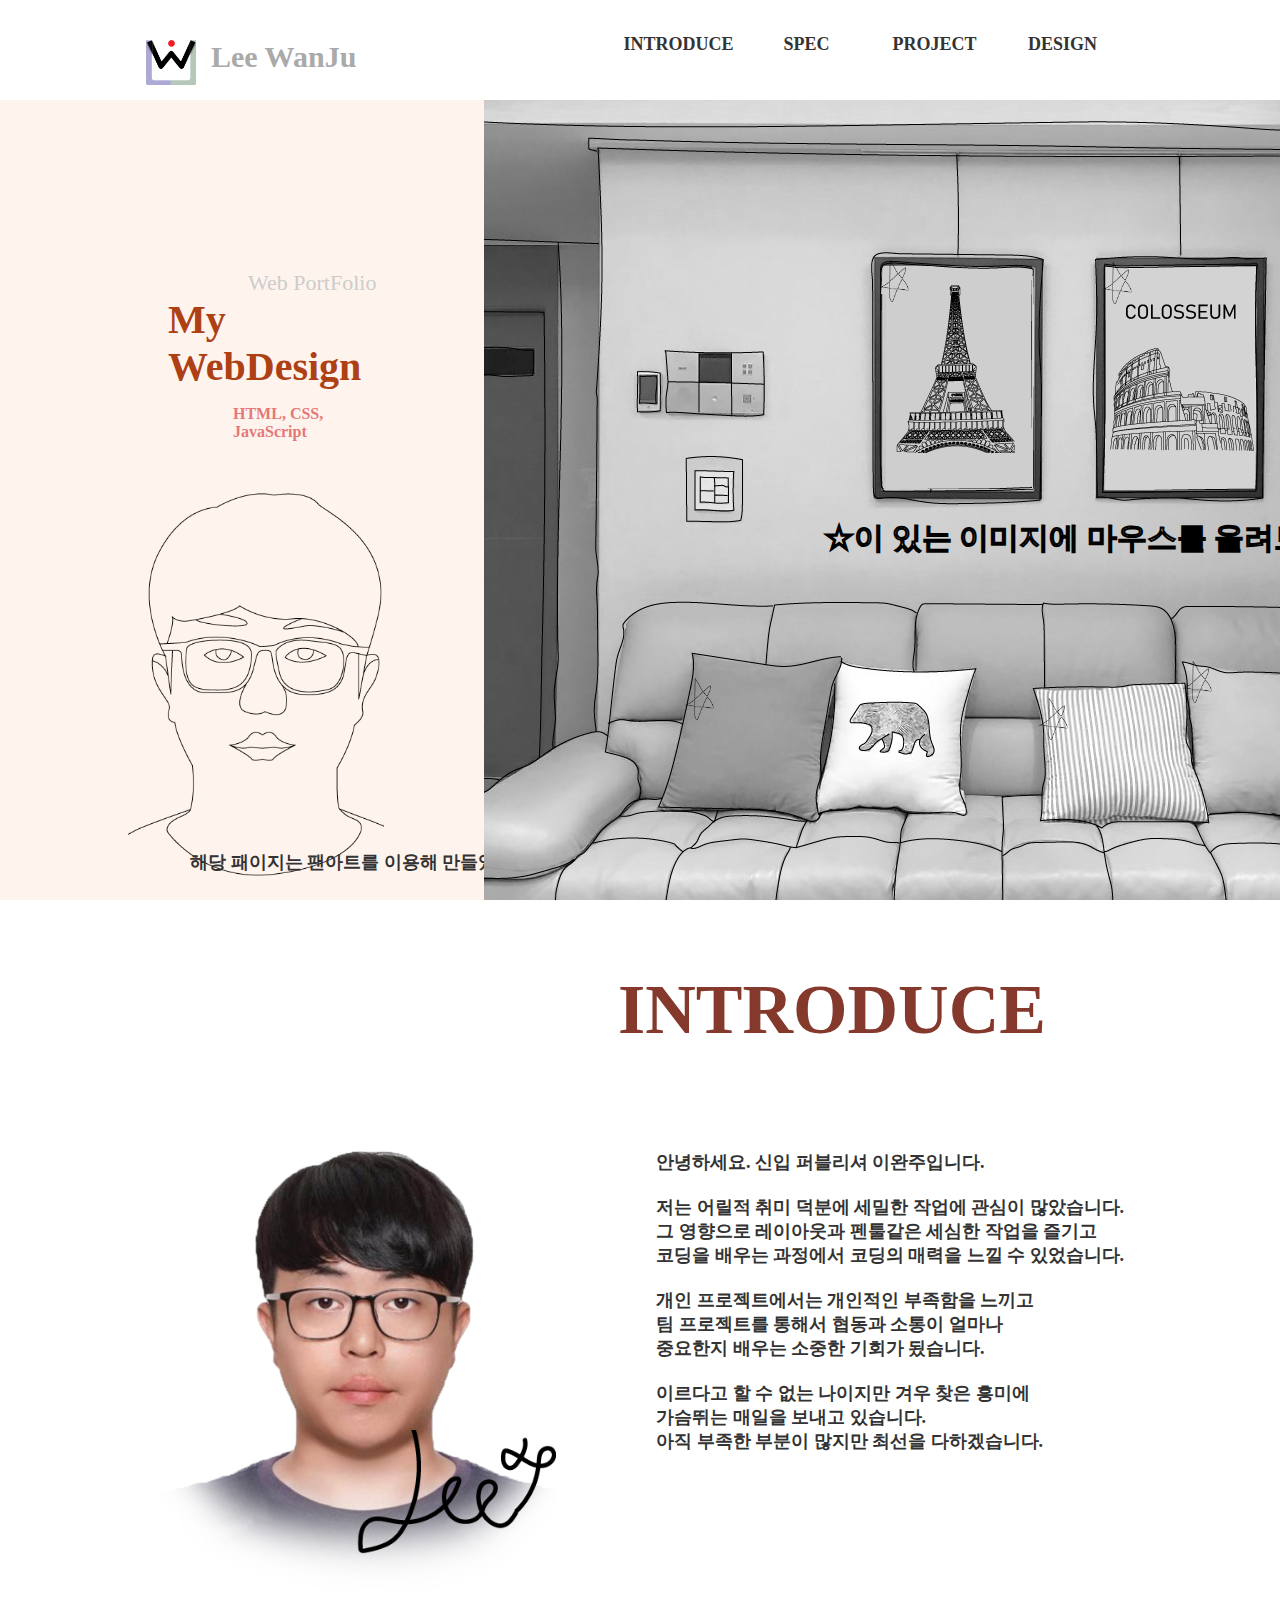
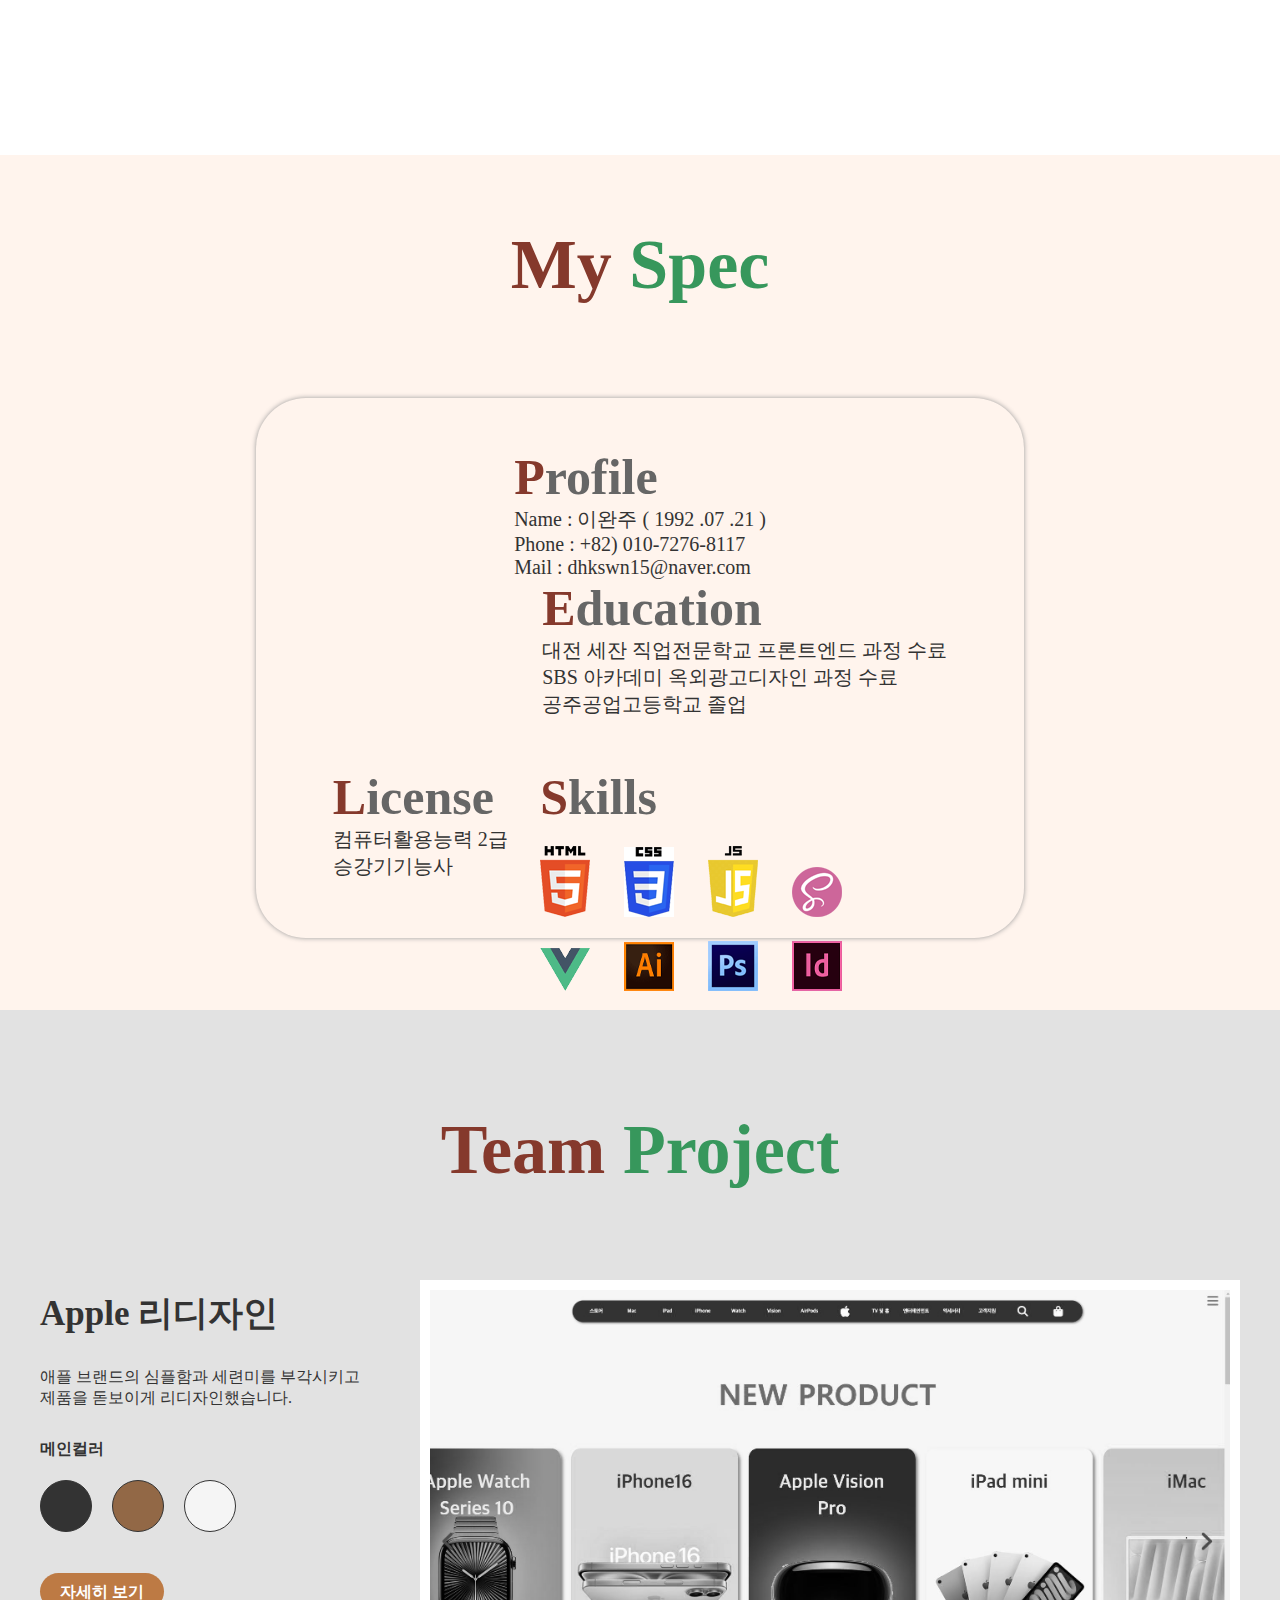
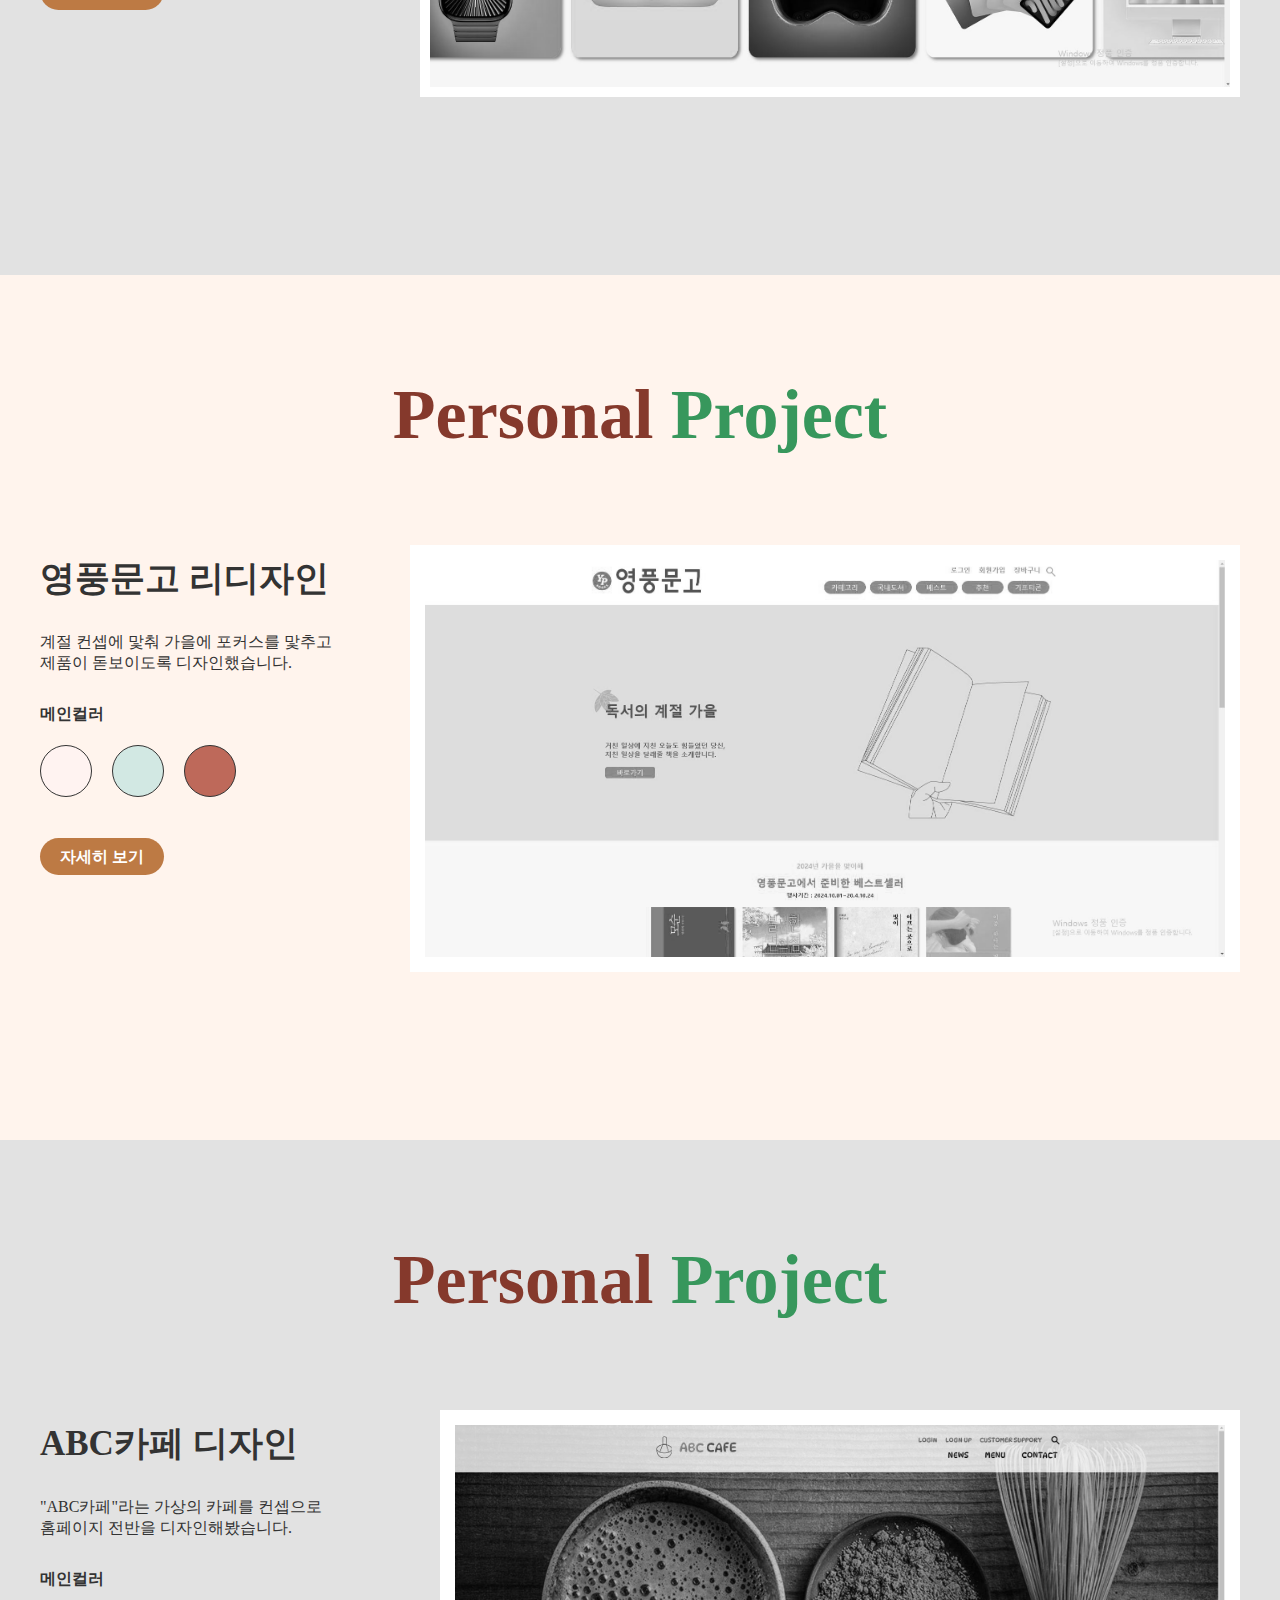
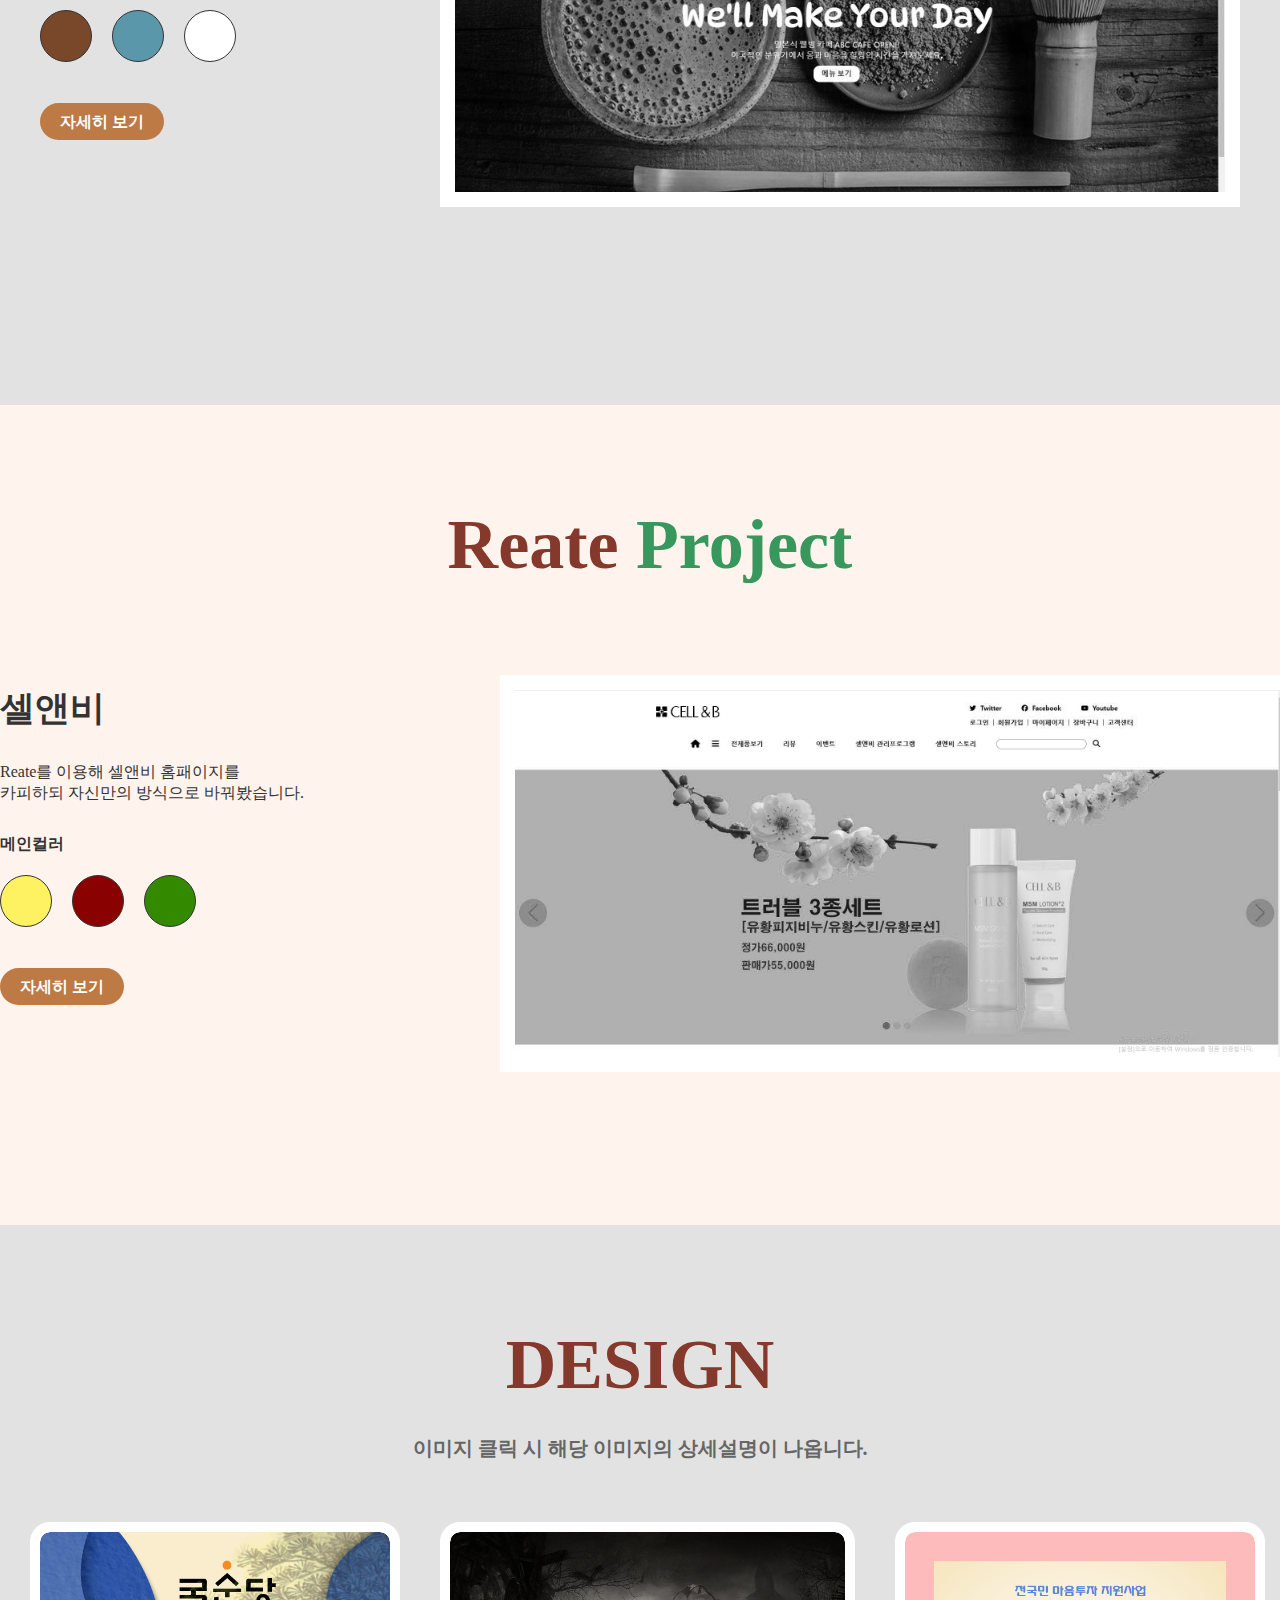
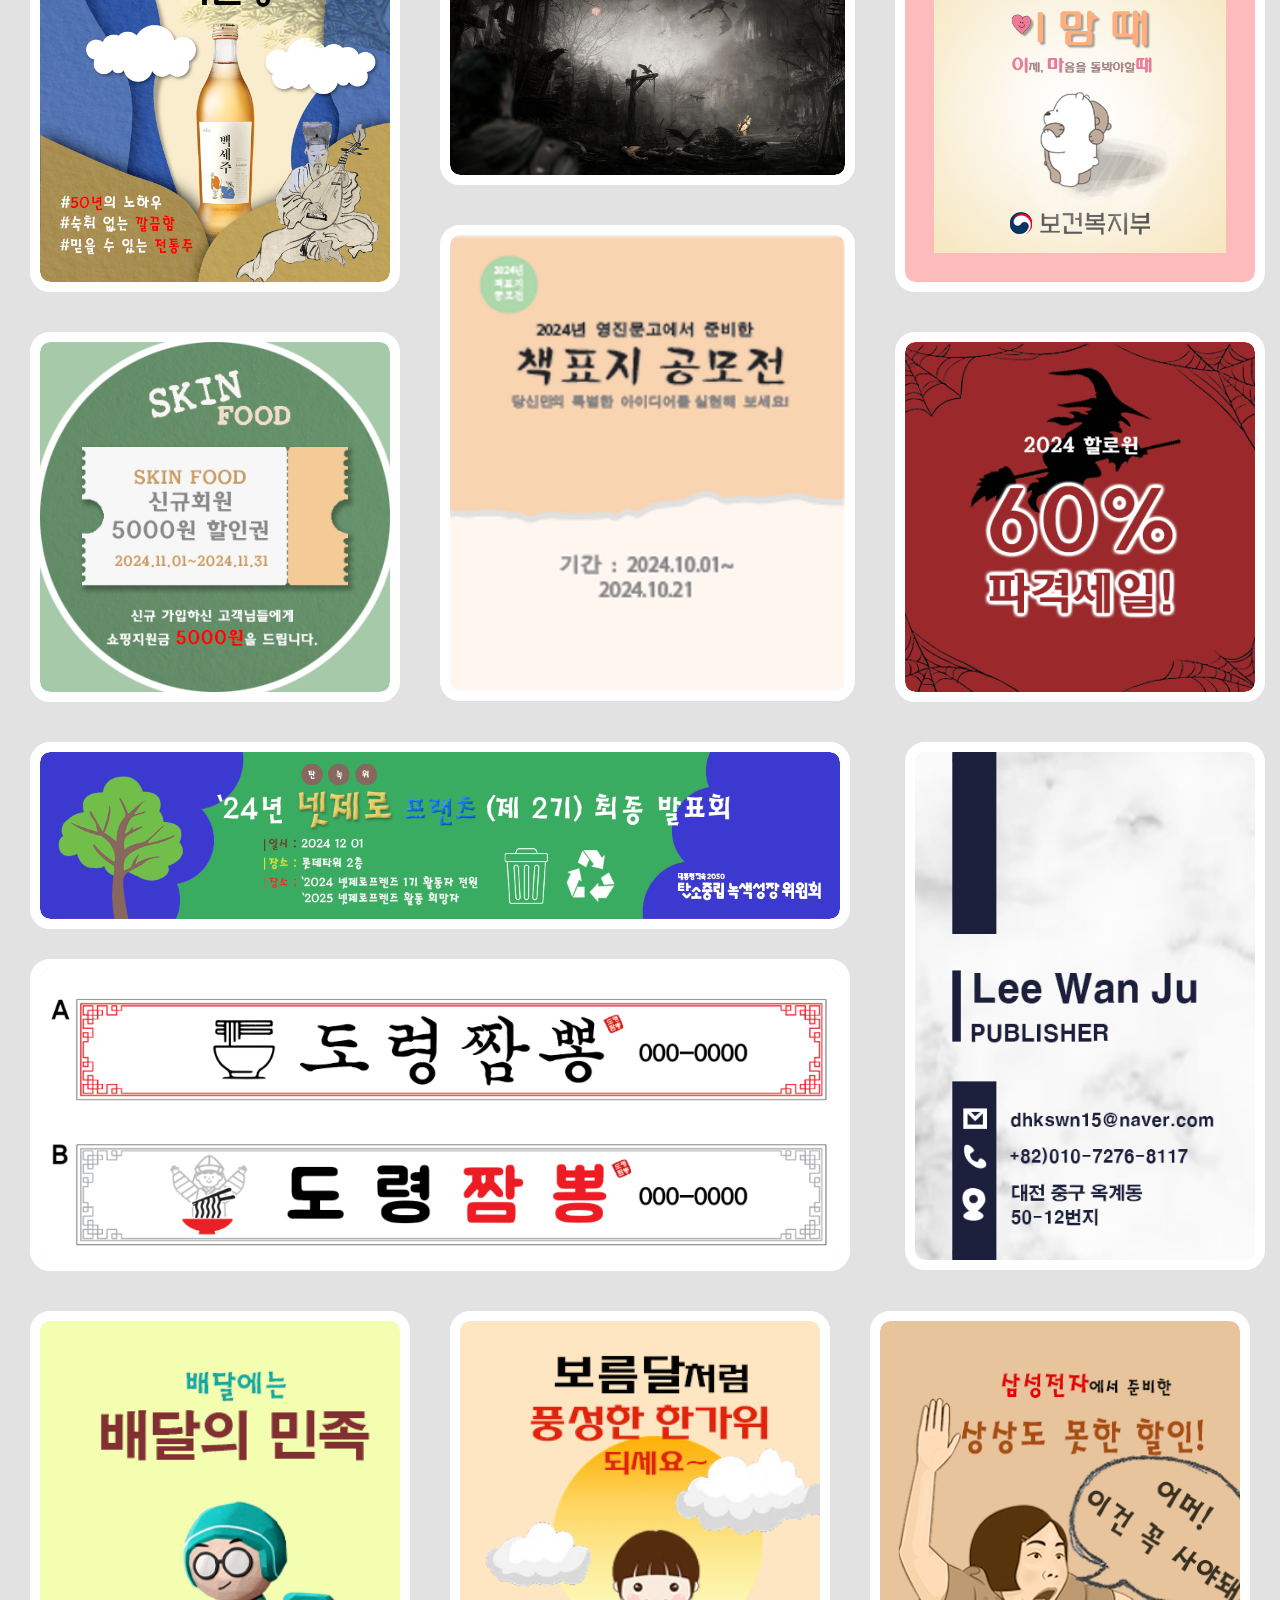
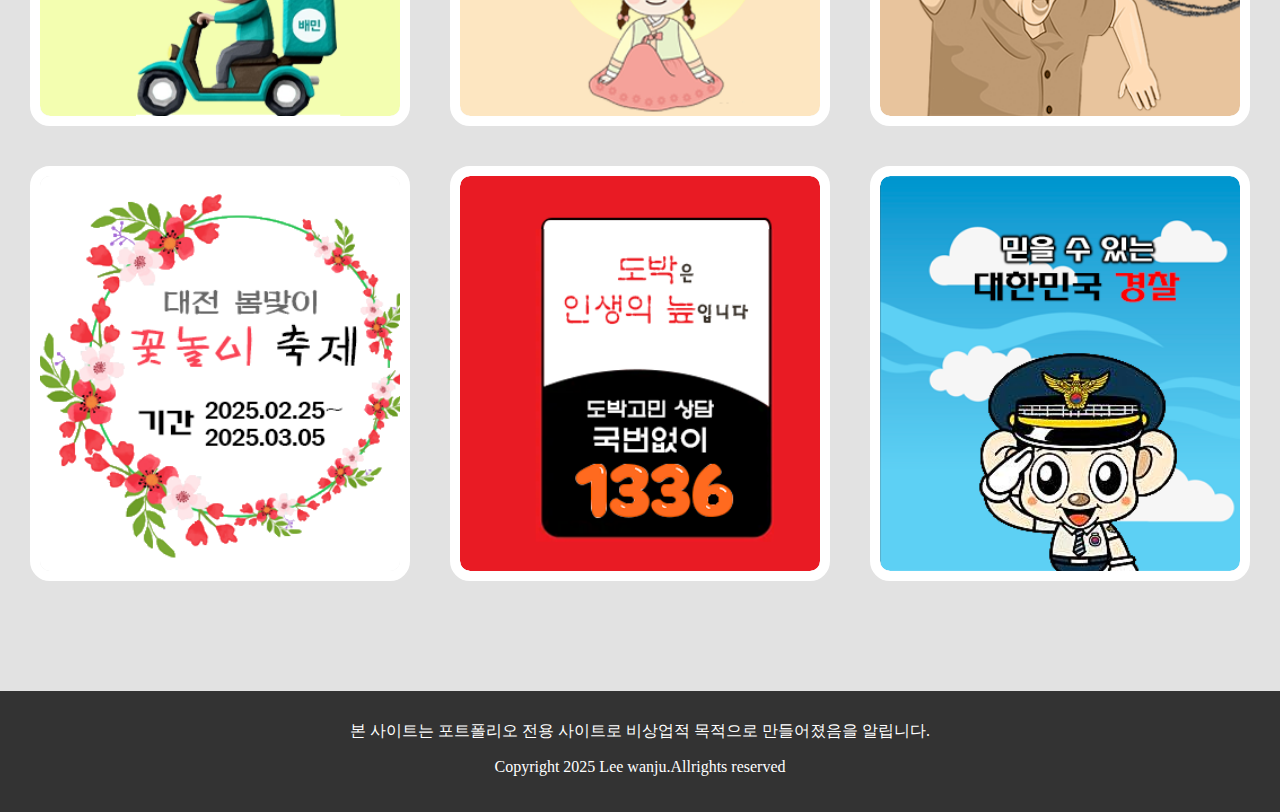
<file: index.html>
<!DOCTYPE html>
<html lang="ko">
<head>
  <meta charset="UTF-8">
  <meta name="viewport" content="width=device-width, initial-scale=1.0">
  <title>포트폴리오</title>
  <link rel="stylesheet" href="./css/main.css">
  <script defer src="./js/main.js"></script>
</head>
  <div class="rightMenu">
    <div class="clearFix">
      <a id="TOP" href="javascript:void(0);" class="logo"><img src="./images/logo.png" alt=""><span>Lee WanJu</span></a>
    </div>
    <ul>
      <li><a id="COVER" href="javascript:void(0);">INTRODUCE</a></li>
      <li><a id="TEL" href="javascript:void(0);">SPEC</a></li>
      <li class="site">
        <a id="SITE" href="javascript:void(0);">PROJECT</a>
        <div class="siteBg">
          <ul>
            <li><a id="Apple" href="javascript:void(0);">Apple</a></li>
            <li><a id="YoungPoong" href="javascript:void(0);">Young Poong</a></li>
            <li><a id="ABCefe" href="javascript:void(0);">ABC Cefe</a></li>
            <li><a id="CELL" href="javascript:void(0);">CELL&B</a></li>
          </ul>
        </div>
      </li>
      <li><a id="WORK" href="javascript:void(0);">DESIGN</a></li>
    </ul>
  </div>
  <div id="wrap" class="clearFix">
    <div class="lefrInner">
      <header>
        <div class="headerInner">
          <p class="wep">Web PortFolio</p>
          <h1>My WebDesign</h1>
          <p class="lefrText">HTML, CSS, JavaScript</p>
          <div class="imgsize">
            <div class="img"></div>
            <p class="headerInnerText">해당 패이지는 팬아트를 이용해 만들었습니다</p>
          </div>
        </div>
      </header>
    </div>
    <div class="rightInner">
      <div class="rightInner__bg"> 
        <div class="right">
          <p>
            <span>☆</span>이 있는 이미지에 마우스를 올려보세요!
          </p>
          <div class="poster1">
            <img src="./images/star.png" alt="" class="span">
          </div>
          <div class="poster2">
            <img src="./images/star.png" alt="" class="span">
          </div>
          <div class="getBg">
            <img src="./images/get_compose.png" alt="" class="get">
            <img src="./images/star.png" alt="" class="span">
          </div>
          <div class="dogBg">
            <img src="./images/dog_compose.png" alt="" class="dog">
            <img src="./images/star.png" alt="" class="span">
          </div>
          <div class="rabbitBg">
            <img src="./images/rabbit.png" alt="" class="rabbit">
            <img src="./images/star.png" alt="" class="span">
          </div>
        </div>
      </div>
    </div>
  </div>
  <div class="p0__bg">
    <h2>INTRODUCE</h2>
    <div class="p0">
      <div class="p0__plex">
        <div class="p0__right">
          <div class="sine">
            <img src="./images/sine.png" alt="">
          </div>
        </div>
        <div class="p0__left">
          <p>
            안녕하세요. 신입 퍼블리셔 이완주입니다.<br><br>
            저는 어릴적 취미 덕분에 세밀한 작업에 관심이 많았습니다.<br>
            그 영향으로 레이아웃과 펜툴같은 세심한 작업을 즐기고<br>
            코딩을 배우는 과정에서 코딩의 매력을 느낄 수 있었습니다.<br><br>
            개인 프로젝트에서는 개인적인 부족함을 느끼고<br>
            팀 프로젝트를 통해서 협동과 소통이 얼마나 <br>
            중요한지 배우는 소중한 기회가 됬습니다.<br><br>
            이르다고 할 수 없는 나이지만 겨우 찾은 흥미에<br>
            가슴뛰는 매일을 보내고 있습니다.<br>
            아직 부족한 부분이 많지만 최선을 다하겠습니다.
          </p>
        </div>
      </div>
    </div>
  </div>
  <div class="p1__bg">
    <h2>My <span>Spec</span></h2>
    <div class="p1">
      <div class="p1_size">
        <div class="p1_top">
          <div class="Profile">
            <h3><span class="p1_span">P</span>rofile</h3>
            <p><span class="bold">Name : </span>이완주 ( 1992 .07 .21 )</p>
            <p><span class="bold">Phone : </span>+82) 010-7276-8117</p>
            <p><span class="bold">Mail : </span>dhkswn15@naver.com</p>
          </div>
          <div class="Education">
            <h3><span class="p1_span">E</span>ducation</h3>
            <p>대전 세잔 직업전문학교 프론트엔드 과정 수료</p>
            <p>SBS 아카데미 옥외광고디자인 과정 수료</p>
            <p>공주공업고등학교 졸업</p>
          </div>
        </div>
        <dlv class="p1_bottom">
          <div class="License">
            <h3><span class="p1_span">L</span>icense</h3>
            <p>컴퓨터활용능력 2급</p>
            <p>승강기기능사</p>
          </div>
          <div class="Skills">
            <h3><span class="p1_span">S</span>kills</h3>
            <div class="Skills_top">
              <img src="./images/html.png" alt="">
              <img src="./images/css.png" alt="">
              <img src="./images/js.png" alt="">
              <img src="./images/scss.png" alt="">
            </div>
            <div class="Skills_bottom">
              <img src="./images/vue.png" alt="">
              <img src="./images/ai.png" alt="">
              <img src="./images/ps.png" alt="">
              <img src="./images/id.png" alt="">
            </div>
          </div>
        </dlv>
      </div>
    </div>
  </div>
  <div class="p2__bg">
    <div class="p2">
      <h2>Team <span>Project</span></h2>
      <div class="p2__plex">
        <div class="p2__left">
          <h3>Apple 리디자인</h3>
          <p>애플 브랜드의 심플함과 세련미를 부각시키고<br>
            제품을 돋보이게 리디자인했습니다.</p>
          <h4>메인컬러</h4>
          <div class="p2__color">
            <div></div>
            <div></div>
            <div></div>
          </div>
          <a href="./pages/team_project/index.html">자세히 보기</a>
        </div>
        <div class="p2__right">
          <div></div>
        </div>
      </div>
    </div>
  </div>
  <div class="p3__bg">
    <div class="p3">
      <h2>Personal <span>Project</span></h2>
      <div class="p3__plex">
        <div class="p3__left">
          <h3>영풍문고 리디자인</h3>
          <p>계절 컨셉에 맟춰 가을에 포커스를 맟추고<br>
            제품이 돋보이도록 디자인했습니다.</p>
          <h4>메인컬러</h4>
          <div class="p3__color">
            <div></div>
            <div></div>
            <div></div>
          </div>
          <a href="./pages/yungpung/projext_2.1/index.html">자세히 보기</a>
        </div>
        <div class="p3__right">
          <div></div>
        </div>
      </div>
    </div>
  </div>
  <div class="p4__bg">
    <div class="p4">
      <h2>Personal <span>Project</span></h2>
      <div class="p4__plex">
        <div class="p4__left">
          <h3>ABC카페 디자인</h3>
          <p>"ABC카페"라는 가상의 카페를 컨셉으로<br>
            홈페이지 전반을 디자인해봤습니다.</p>
          <h4>메인컬러</h4>
          <div class="p4__color">
            <div></div>
            <div></div>
            <div></div>
          </div>
          <a href="./pages/abc_cafe/index.html">자세히 보기</a>
        </div>
        <div class="p4__right">
          <div></div>
        </div>
      </div>
    </div>
  </div>
  <div class="p5__bg">
    <div class="p5">
      <h2>Reate <span>Project</span></h2>
      <div class="p5__plex">
        <div class="p5__left">
          <h3>셀앤비</h3>
          <p>Reate를 이용해 셀앤비 홈패이지를<br>
            카피하되 자신만의 방식으로 바꿔봤습니다.</p>
          <h4>메인컬러</h4>
          <div class="p5__color">
            <div></div>
            <div></div>
            <div></div>
          </div>
          <a href="https://cosmetics-vue.vercel.app/">자세히 보기</a>
        </div>
        <div class="p5__right">
          <div></div>
        </div>
      </div>
    </div>
  </div>
  <div class="p6__bg">
    <div class="p6">
      <h2>DESIGN</h2>
      <p>이미지 클릭 시 해당 이미지의 상세설명이 나옵니다.</p>
      <div class="p6__flex1">
        <div class="p6__flex2">
          <div class="flex1">
            <div class="flex3">
              <div id="modalOpenButton1" class="padding">
                <img src="./images/banner/National.png" alt="" id="modalOpenButton" class="goock">
              </div>
              <div id="modalContainer1" class="hidden">
                <div id="modalContent1">
                  <div class="modalFlex1">
                    <img src="./images/banner/National.png" alt="">
                    <button id="modalCloseButton1" class="button">X</button>
                    <div class="modalText1">
                      <h4>국순당 백세주</h4>
                      <p>
                        국순당은 우리나라 전통주의 역사를 이어가는 기업입니다.<br>
                        기존 디자인에서는 그런 부분을 충분히 부각시키지 못한듯<br>
                        하여 한지 질감과 전통화를 이용하여 그러한 부분을 강조<br>
                        했습니다. 또한 백세주를 강조하기 위해 이미지 중앙에<br>
                        제품을 배치하여 자연스럽게 어우러지도록 디자인했습니다.
                      </p>
                      <div class="modalColor">
                        <h4>COLOR</h4>
                        <div class="modalColorBg">
                          <div class="mockupColor1"></div>
                          <div class="mockupColor2"></div>
                          <div class="mockupColor3"></div>
                        </div>
                      </div>
                    </div>
                  </div>
                </div>
              </div>
              <div id="modalOpenButton2" class="padding">
                <img src="./images/banner/skin.png" alt="" class="skinfood">
              </div>
              <div id="modalContainer2" class="hidden">
                <div id="modalContent2">
                  <button id="modalCloseButton2" class="button">X</button>
                  <div class="modalFlex2">
                    <img src="./images/banner/skin.png" alt="" class="skinfoodModal">
                    <div class="modalText2">
                      <h4>스킨푸드 쿠폰</h4>
                      <p>
                        요즘 행사나 이벤트에서 쿠폰은 필수적이라 생각합니다.<br>
                        특히 스킨푸드는 다양한 이벤트를 진행하는 브랜드로<br>
                        쿠폰형 배너를 제작하기에 딱이라고 생각했습니다.<br>
                        쿠폰 특성상 작은 공간에 꼭 필요한 부분을 강조해야하기에<br>
                        브랜드와 쿠폰만을 강조해봤습니다.
                      </p>
                      <div class="modalColor">
                        <h4>COLOR</h4>
                        <div class="modalColorBg">
                          <div class="mockupColor1"></div>
                          <div class="mockupColor2"></div>
                          <div class="mockupColor3"></div>
                        </div>
                      </div>
                    </div>
                  </div>
                </div>
              </div>
            </div>
            <div class="flex2">
              <div id="modalOpenButton3" class="padding">
                <img src="./images/banner/poster1.jpeg" alt="" class="poster">
              </div>
              <div id="modalContainer3" class="hidden">
                <div id="modalContent3">
                  <div class="modalFlex3">
                    <button id="modalCloseButton3" class="button">X</button>
                    <img src="./images/banner/poster1.jpeg" alt="" class="skinfoodModal">
                    <div class="modalText3">
                      <h4>개인 아트웍</h4>
                      <p>
                      인터넷에서 멋있는 배경이미지를 찾게되어 욕심이 생겨 만든<br>
                      아트웍입니다.  배경 자체는 원본에서 채도만 낯춘 것이지만<br>
                      그대로이지만 드래곤, 사람, 까마귀 등은 추가로 합성한 것이며<br>
                      배경과 어우러지게 하기위해 필터효과와 채도, 명암 등을 <br>
                      추가로 조정하여 만들었습니다.
                      </p>
                      <div class="modalColor">
                        <h4>COLOR</h4>
                        <div class="modalColorBg">
                          <div class="mockupColor1"></div>
                          <div class="mockupColor2"></div>
                          <div class="mockupColor3"></div>
                        </div>
                      </div>
                    </div>
                  </div>
                </div>
              </div>
              <div id="modalOpenButton4" class="padding">
                <img src="./images/banner/contest.png" alt="" class="book">
              </div>
              <div id="modalContainer4" class="hidden">
                <div id="modalContent4">
                  <div class="modalFlex4">
                    <button id="modalCloseButton4" class="button">X</button>
                    <img src="./images/banner/contest.png" alt="" class="skinfoodModal">
                    <div class="modalText4">
                      <h4>책표지 공모전</h4>
                      <p>
                        서점이라는 컨셉에 맟춰 책표지 형식으로 만든 포스터입니다.<br>
                        단조로운 구성을 위해 이미지는 최대한 배채했으며<br>
                        색상도 책에서 직접 추출해 사용했습니다.  또한 책이 찢어진<br>
                        질감을 추가하여 이벤트 날짜 등을 강조하였습니다.
                      </p>
                      <div class="modalColor">
                        <h4>COLOR</h4>
                        <div class="modalColorBg">
                          <div class="mockupColor1"></div>
                          <div class="mockupColor2"></div>
                          <div class="mockupColor3"></div>
                        </div>
                      </div>
                    </div>
                  </div>
                </div>
              </div>
            </div>
            <div class="flex4">
              <div id="modalOpenButton5" class="padding">
                <img src="./images/banner/now.png" alt="" class="emtt">
              </div>
              <div id="modalContainer5" class="hidden">
                <div id="modalContent5">
                  <div class="modalFlex5">
                    <button id="modalCloseButton5" class="button">X</button>
                    <img src="./images/banner/now.png" alt="" class="skinfoodModal">
                    <div class="modalText5">
                      <h4>이ㆍ맘ㆍ때</h4>
                      <p>
                        심리학에서는 현대사회를 '우울의 시대'라고 부른다 합니다.<br>
                        거기에 발맟춰 이맘때라는 슬로건으로 정부에서 지원하는<br>
                        심리지원 사업이 있어 소개하고 싶은 마음이 있었습니다.<br>
                        기존 디자인도 심플하고 눈에 띄었지만 저는 아기자기하고<br>
                        연필로 그린 듯한 이미지로 친근하게 다가가고자 했습니다.
                      </p>
                      <div class="modalColor">
                        <h4>COLOR</h4>
                        <div class="modalColorBg">
                          <div class="mockupColor1"></div>
                          <div class="mockupColor2"></div>
                          <div class="mockupColor3"></div>
                        </div>
                      </div>
                    </div>
                  </div>
                </div>
              </div>
              <div id="modalOpenButton6" class="padding">
                <img src="./images/banner/Halloween.png" alt="" class="halloween">
              </div>
              <div id="modalContainer6" class="hidden">
                <div id="modalContent6">
                  <div class="modalFlex6">
                    <button id="modalCloseButton6" class="button">X</button>
                    <img src="./images/banner/Halloween.png" alt="" class="skinfoodModal">
                    <div class="modalText6">
                      <h4>할로윈 배너</h4>
                      <p>
                        도서ㆍ서점 이벤트를 컨샙으로 제작한 배너입니다.<br>
                        '책'이라는 특성에 맟춰 기본 종이질감에 찢어진 택스쳐를<br>
                        입혀 누가 보더라도 잭과 관련된 이벤트라는 것을 어필하고<br>
                        종이에는 이벤트명과 목적을, 찢어진 택스쳐에는 이벤트 기간과<br>
                        주최측 내용을 정리해봤습니다.
                      </p>
                      <div class="modalColor">
                        <h4>COLOR</h4>
                        <div class="modalColorBg">
                          <div class="mockupColor1"></div>
                          <div class="mockupColor2"></div>
                          <div class="mockupColor3"></div>
                        </div>
                      </div>
                    </div>
                  </div>
                </div>
              </div>
            </div>
          </div>
          <div class="flex5">
            <div class="flex6">
              <div id="modalOpenButton7" class="net-zeroTitle padding net_zero">
                <img src="./images/banner/net-zero.png" alt="" class="net-zero">
              </div>
              <div id="modalContainer7" class="hidden">
                <div id="modalContent7">
                  <div class="modalFlex7">
                    <button id="modalCloseButton7" class="button">X</button>
                    <img src="./images/banner/net-zero.png" alt="" class="skinfoodModal">
                    <div class="modalText7">
                      <div>
                        <h4>넷제로 프렌츠 배너</h4>
                        <p>
                          최근 세계적으로 이슈가 되고있는 탄소제로 관련 배너를<br>
                          만들어봤습니다. 기존 디자인에서는 재활용에 대한 언급이<br>
                          적어서 재활용을 강조하고 일러스트 이미지를 이용해<br>
                          친근함을 주고 단조로우면서 주제에 맞는 색상을 통해<br>
                          일관성을 주면서 관련 부서 로고를 크게 키워봤습니다.
                        </p>
                      </div>
                      <div class="modalColor">
                        <h4>COLOR</h4>
                        <div class="modalColorBg">
                          <div class="mockupColor1"></div>
                          <div class="mockupColor2"></div>
                          <div class="mockupColor3"></div>
                        </div>
                      </div>
                    </div>
                  </div>
                </div>
              </div>
              <div id="modalOpenButton8" class="Doryeong padding">
                <img src="./images/Doryeong_jjamppong.png" alt="" class="Doryeong_jjamppong">
              </div>
              <div id="modalContainer8" class="hidden">
                <div id="modalContent8">
                  <div class="modalFlex8">
                    <button id="modalCloseButton8" class="button">X</button>
                    <img src="./images/Doryeong_jjamppong.png" alt="" class="skinfoodModal">
                    <div class="modalText8">
                      <div>
                        <h4>도령짬뽕 간판</h4>
                        <p>
                          과거 실제로 일했던 짬뽕집 간판의 초안입니다.<br>
                          친구이자 사장의 부탁으로 초안을 제작했으며 짬뽕이라는 주제와<br>
                          심플함을 동시에 추구하고 최대한 적은 수의 색상을 사용했습니다.<br>
                          다만, 너무 단순해 보이지 않도록 뒷쪽에 패턴을 추가했습니다. <br>
                          현재도 해당 간판으로 정상 영업중입니다.
                        </p>
                      </div>
                      <div class="modalColor">
                        <h4>COLOR</h4>
                        <div class="modalColorBg">
                          <div class="mockupColor1"></div>
                          <div class="mockupColor2"></div>
                          <div class="mockupColor3"></div>
                        </div>
                      </div>
                    </div>
                  </div>
                </div>
              </div>
            </div>
            <div id="modalOpenButton9" class="poster2_big padding">
              <img src="./images/poster2_big.png" alt="" class="poster2_big_img">
            </div>
            <div id="modalContainer9" class="hidden">
              <div id="modalContent9">
                <div class="modalFlex9">
                  <button id="modalCloseButton9" class="button">X</button>
                  <img src="./images/poster2_big.png" alt="">
                  <div class="modalText9">
                    <div>
                      <h4>명함 디자인</h4>
                      <p>
                        프론트엔드로써 제 개인 명함이 필요할듯 하여 만든<br>
                        명함입니다. 최대한 단순한 레이아웃을 구상했으며 <br>
                        최대한 적은 색상과 도형을 통해 포인트를 주어 너무 심심한<br>
                        이미지를 받지 않도록 고안했습니다. 또한 배경에 대리석<br>
                        질감을 추가해 흰색 바탕이지만 보는 재미를 더했습니다.
                      </p>
                    </div>
                    <div class="modalColor">
                      <h4>COLOR</h4>
                      <div class="modalColorBg">
                        <div class="mockupColor1"></div>
                        <div class="mockupColor2"></div>
                        <div class="mockupColor3"></div>
                      </div>
                    </div>
                  </div>
                </div>
              </div>
            </div>
          </div>
          <div class="flex7">
            <div id="modalOpenButton10" class="padding">
              <img src="./images/banner/Baemin.png" alt="" class="poster">
            </div>
            <div id="modalContainer10" class="hidden">
              <div id="modalContent10">
                <div class="modalFlex10">
                  <button id="modalCloseButton10" class="button">X</button>
                  <img src="./images/banner/Baemin.png" alt="" class="skinfoodModal">
                  <div class="modalText10">
                    <h4>배달의 민족</h4>
                    <p>
                    배달의 민족을 카드뉴스 형식으로 제작한 배너입니다.<br>
                    배달의 민족은 홈페이지를 비롯해 모든 광고를 심플하게<br>
                    제작하는 특징이 있어 될 수 있는 한 이미지와 텍스트를<br>
                    적게 배치했으며 심플이라는 컨셉에 맟게 색상또한 단조로움을<br>
                    살려 제작했습니다.
                    </p>
                    <div class="modalColor">
                      <h4>COLOR</h4>
                      <div class="modalColorBg">
                        <div class="mockupColor1"></div>
                        <div class="mockupColor2"></div>
                        <div class="mockupColor3"></div>
                      </div>
                    </div>
                  </div>
                </div>
              </div>
            </div>
            <div id="modalOpenButton11" class="padding">
              <img src="./images/banner/Chuseok.png" alt="" class="book">
            </div>
            <div id="modalContainer11" class="hidden">
              <div id="modalContent11">
                <div class="modalFlex11">
                  <button id="modalCloseButton11" class="button">X</button>
                  <img src="./images/banner/Chuseok.png" alt="" class="skinfoodModal">
                  <div class="modalText11">
                    <h4>한가위 포스터</h4>
                    <p>
                      계절은 지났지만 한가위라는 테마로 제작했습니다.<br>
                      처음에는 보름달을 강조하기 위해 배경을 어둡게 처리했으나<br>
                      텍스트가 눈에 띄지 않는 단점이 있어 과감히 포기하고<br>
                      텍스트를 강조하는 방향으로 진행했습니다.
                    </p>
                    <div class="modalColor">
                      <h4>COLOR</h4>
                      <div class="modalColorBg">
                        <div class="mockupColor1"></div>
                        <div class="mockupColor2"></div>
                        <div class="mockupColor3"></div>
                      </div>
                    </div>
                  </div>
                </div>
              </div>
            </div>
            <div id="modalOpenButton12" class="padding">
              <img src="./images/banner/event.png" alt="" class="book">
            </div>
            <div id="modalContainer12" class="hidden">
              <div id="modalContent12">
                <div class="modalFlex12">
                  <button id="modalCloseButton12" class="button">X</button>
                  <img src="./images/banner/event.png" alt="" class="skinfoodModal">
                  <div class="modalText12">
                    <h4>삼성전자 이벤트 배너</h4>
                    <p>
                      삼성전자의 이벤트를 소개하는 배너로 B급감성으로 제작<br>
                      했습니다. 인터넷에서 유행하는 신봉선씨의 포즈와 대사를<br>
                      참고하여 해당 이벤트의 혜택을 강조하는데 주력했습니다.<br>
                      다만, 실사이미지를 사용하면 텍스트가 눈에 띄지 않았기에<br>
                      일러스트로 제작된 이미지를 사용했습니다.
                    </p>
                    <div class="modalColor">
                      <h4>COLOR</h4>
                      <div class="modalColorBg">
                        <div class="mockupColor1"></div>
                        <div class="mockupColor2"></div>
                        <div class="mockupColor3"></div>
                      </div>
                    </div>
                  </div>
                </div>
              </div>
            </div>
          </div>
          <div class="flex8">
            <div id="modalOpenButton13" class="padding">
              <img src="./images/banner/flower.png" alt="" class="poster">
            </div>
            <div id="modalContainer13" class="hidden">
              <div id="modalContent13">
                <div class="modalFlex13">
                  <button id="modalCloseButton13" class="button">X</button>
                  <img src="./images/banner/flower.png" alt="" class="skinfoodModal">
                  <div class="modalText13">
                    <h4>꽃놀이 행사 배너</h4>
                    <p>
                      제 포트폴리오는 심플을 강조하기 위해 최대한 단순한<br>
                      작품들만 소개했습니다만, 너무 단조로운 인상을 받을<br>
                      수 있다는 생각에 제작한 배너입니다. 꽃놀이라는 테마에<br>
                      맟춰 테두리에 화사한 패턴을 사용하여 꽃놀이라는 주제를<br>
                      살리기 위해 노력했습니다.
                    </p>
                    <div class="modalColor">
                      <h4>COLOR</h4>
                      <div class="modalColorBg">
                        <div class="mockupColor1"></div>
                        <div class="mockupColor2"></div>
                        <div class="mockupColor3"></div>
                      </div>
                    </div>
                  </div>
                </div>
              </div>
            </div>
            <div id="modalOpenButton14" class="padding">
              <img src="./images/banner/gambling.png" alt="" class="book">
            </div>
            <div id="modalContainer14" class="hidden">
              <div id="modalContent14">
                <div class="modalFlex14">
                  <button id="modalCloseButton14" class="button">X</button>
                  <img src="./images/banner/gambling.png" alt="" class="skinfoodModal">
                  <div class="modalText14">
                    <h4>도박 근절 배너</h4>
                    <p>
                      인터넷을 찾아보던 중 도박에 대한 포스터나 배너에서<br>
                      도박이라는 키워드가 제대로 사용되지 않다는 이미지를 받았습니다.<br>
                      그래서 우리나라에서 대표적이라고 할 수 있는 화투를 이용해<br>
                      도박 근절 배너를 제작해봤습니다. 이번 작품도 심플을 기준으로<br>
                      제작하였으며 화투패에 택스쳐를 넣는 형식으로 제작했습니다.
                    </p>
                    <div class="modalColor">
                      <h4>COLOR</h4>
                      <div class="modalColorBg">
                        <div class="mockupColor1"></div>
                        <div class="mockupColor2"></div>
                        <div class="mockupColor3"></div>
                      </div>
                    </div>
                  </div>
                </div>
              </div>
            </div>
            <div id="modalOpenButton15" class="padding">
              <img src="./images/banner/police.png" alt="" class="book">
            </div>
            <div id="modalContainer15" class="hidden">
              <div id="modalContent15">
                <div class="modalFlex15">
                  <button id="modalCloseButton15" class="button">X</button>
                  <img src="./images/banner/police.png" alt="" class="skinfoodModal">
                  <div class="modalText15">
                    <h4>경잘 배너</h4>
                    <p>
                      개인적으로 경찰은 청렴하고 푸른 느낌의 인상을 가지고<br>
                      있습니다. 그래서 배경으로 푸른색하면 떠오르는 하늘이미지를<br>
                      사용했으며 경찰의 마스코트 캐릭터인 포돌이를 넣어 누가<br>
                      보더라도 경찰을 소개하는 배너라는 사실을 부각시켰습니다.
                    </p>
                    <div class="modalColor">
                      <h4>COLOR</h4>
                      <div class="modalColorBg">
                        <div class="mockupColor1"></div>
                        <div class="mockupColor2"></div>
                        <div class="mockupColor3"></div>
                      </div>
                    </div>
                  </div>
                </div>
              </div>
            </div>
          </div>
        </div>
      </div>
    </div>
  </div>
  <footer>
    <div class="footerTop">
      본 사이트는 포트폴리오 전용 사이트로 비상업적 목적으로 만들어졌음을 알립니다.
    </div>
    <div class="copy">
      <p>Copyright 2025 Lee wanju.Allrights reserved</p>
    </div>
  </footer>
</body>
</html>
</file>
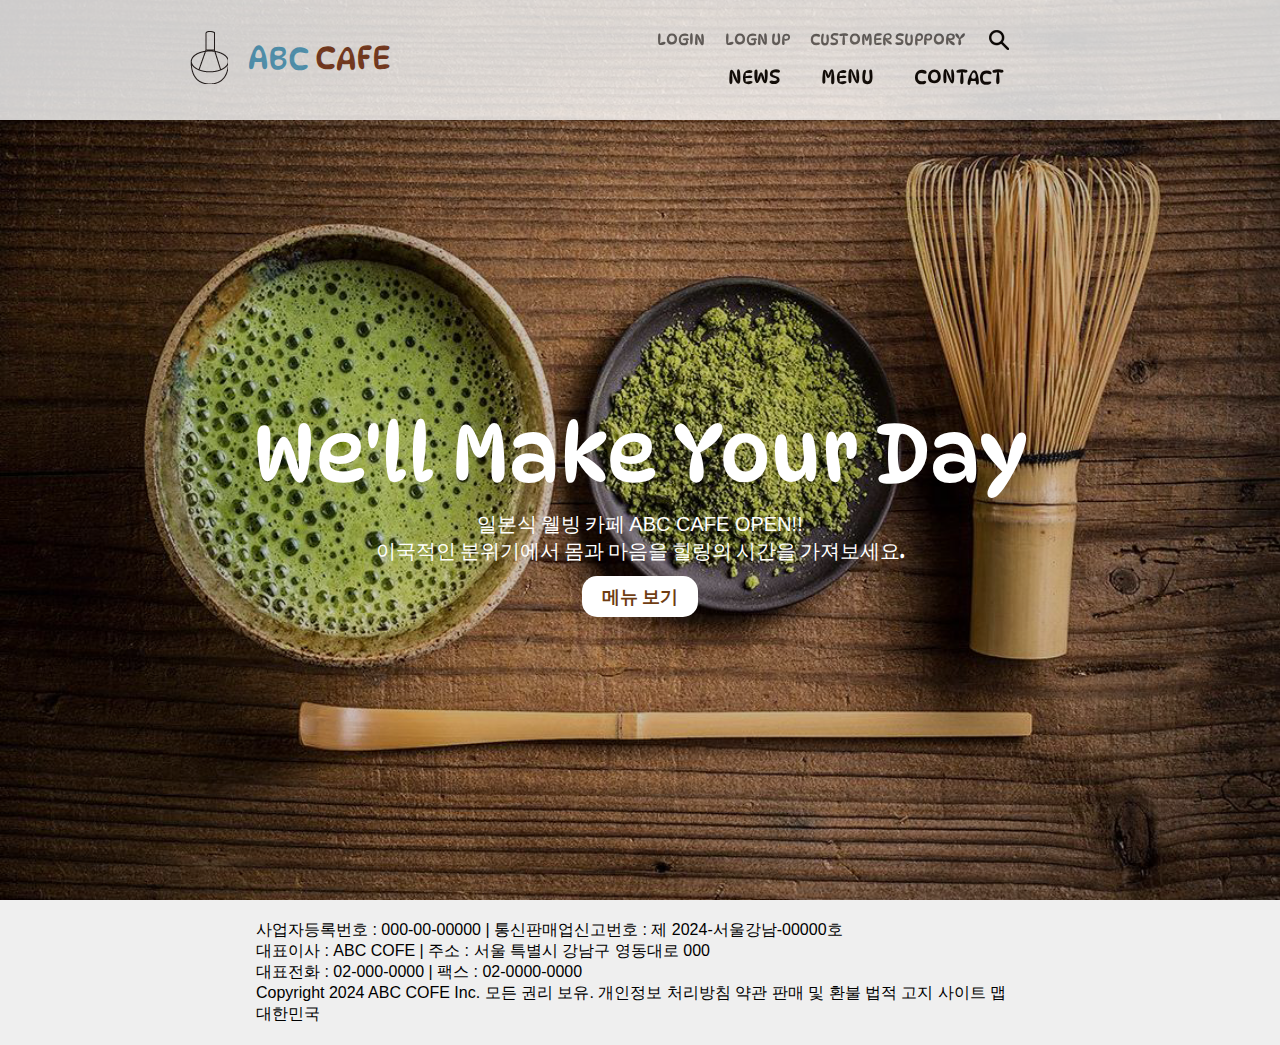
<file: pages/abc_cafe/index.html>
<!DOCTYPE html>
<html lang="ko">
<head>
  <meta charset="UTF-8">
  <meta name="viewport" content="width=device-width, initial-scale=1.0">
  <title>ABC CEFE</title>
  <link rel="stylesheet" href="./css/style.css">
  <script defer src="./js/style.js"></script>
</head>
<body>
  <div class="headerBox">
    <header>
      <h1><img src="./images/logo.png" alt=""><a href="javascript:void(0);">ABC <span>CAFE</span></a></h1>
      <nav>
        <ul>
          <li><a href="./news/index.html">NEWS</a></li>
          <li><a href="./menu/index.html">MENU</a></li>
          <li><a href="./content/index.html">CONTACT</a></li>
        </ul>
      </nav>
      <ul class="subMenu">
        <li><a href="./login/index.html">LOGIN</a></li>
        <li><a href="#">LOGN UP</a></li>
        <li><a href="#">CUSTOMER SUPPORY</a></li>
        <li class="search">
          <input>
          <div class="searchImage"></div>
        </li>
      </ul>
    </header>
  </div>
  <div class="container">
    <div class="c__text">
      <h2>We'll Make Your Day</h2>
      <p>일본식 웰빙 카페 <span>ABC CAFE OPEN!!</span><br>
      이국적인 분위기에서 몸과 마음을 힐링의 시간을 가져보세요.
      </p>
      <a href="./menu/index.html" class="button">메뉴 보기</a>
    </div>
  </div>
  <footer>
    <div class="footer">
      <p>사업자등록번호 : 000-00-00000 | 통신판매업신고번호 : 제 2024-서울강남-00000호<br>
      대표이사 : ABC COFE | 주소 : 서울 특별시 강남구 영동대로 000<br>
      대표전화 : 02-000-0000 | 팩스 : 02-0000-0000</p>
      <p>Copyright 2024 ABC COFE Inc. 모든 권리 보유.
        개인정보 처리방침
        약관
        판매 및 환불
        법적 고지
        사이트 맵
        대한민국</p>
    </div>
  </footer>
</body>
</html>
</file>
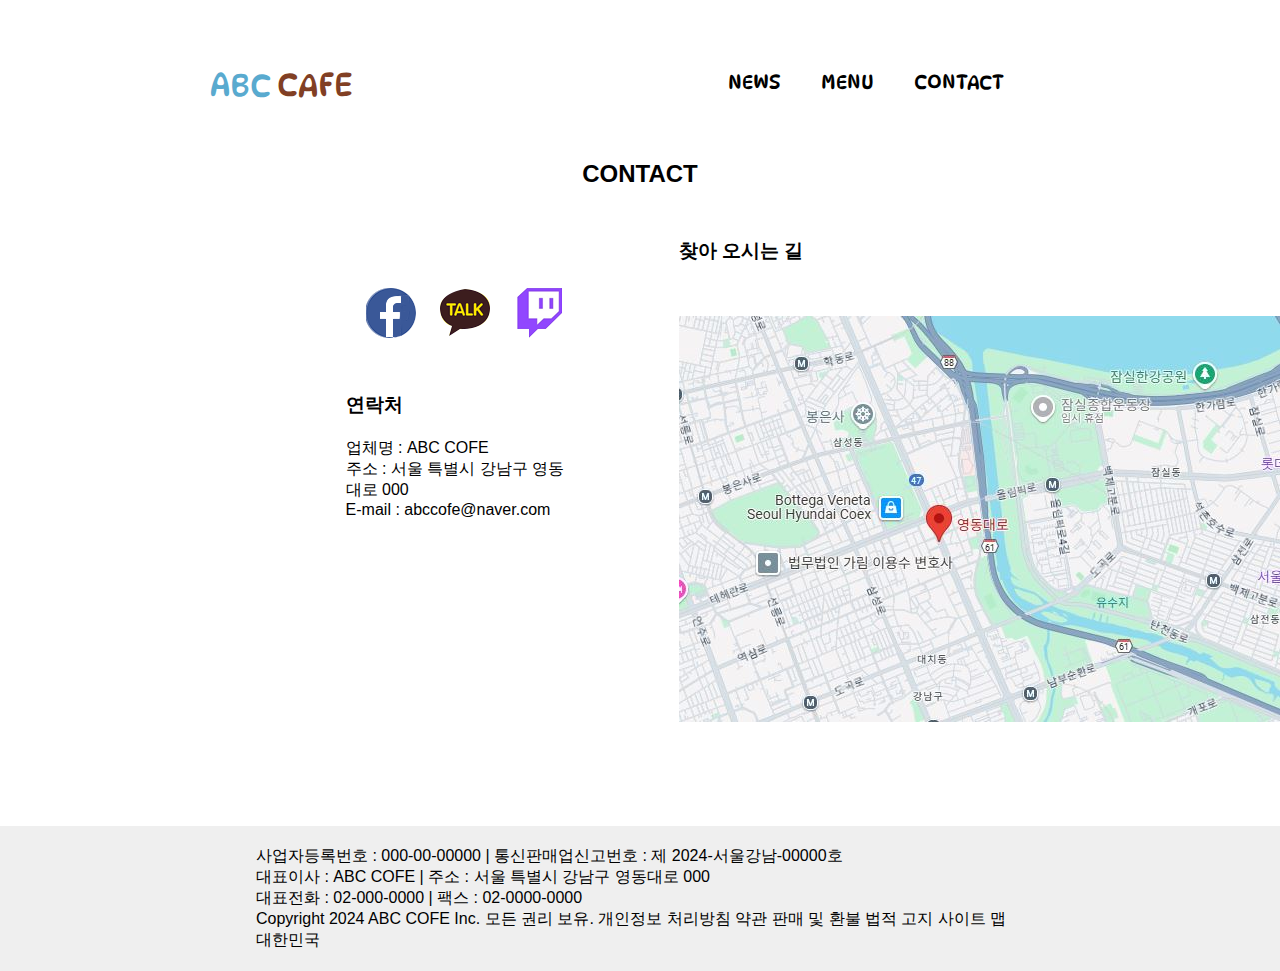
<file: pages/abc_cafe/content/index.html>
<!DOCTYPE html>
<html lang="ko">
<head>
  <meta charset="UTF-8">
  <meta name="viewport" content="width=`, initial-scale=1.0">
  <title>CONTACT</title>
  <link rel="stylesheet" href="./css/style.css">
</head>
<body>
  <header>
    <h1><a href="../index.html">ABC <span>CAFE</span></a></h1>
    <nav>
      <ul>
        <li><a href="../news/index.html">NEWS</a></li>
        <li><a href="../menu/index.html">MENU</a></li>
        <li><a href="#">CONTACT</a></li>
      </ul>
    </nav>
  </header>
  <h2>CONTACT</h2>
  <div class="contact">
    <div class="sns">
      <div>
        <img src="./images/facbook.png" alt="">
        <img src="./images/kakao.png" alt="">
        <img src="./images/tw.png" alt="">
      </div>
      <h3>연락처</h3>
      <p>업체명 : ABC COFE</p>
      <p>주소 : 서울 특별시 강남구 영동대로 000</p>
      <p class="email">E-mail : abccofe@naver.com</p>
    </div>
    <div class="directions">
      <h3>찾아 오시는 길</h3>
      <img src="./images/map.JPG" alt="">
    </div>
  </div>
  <footer>
    <div class="footer">
      <p>사업자등록번호 : 000-00-00000 | 통신판매업신고번호 : 제 2024-서울강남-00000호<br>
      대표이사 : ABC COFE | 주소 : 서울 특별시 강남구 영동대로 000<br>
      대표전화 : 02-000-0000 | 팩스 : 02-0000-0000</p>
      <p>Copyright 2024 ABC COFE Inc. 모든 권리 보유.
        개인정보 처리방침
        약관
        판매 및 환불
        법적 고지
        사이트 맵
        대한민국</p>
      </div>
    </footer>
</body>
</html>
</file>
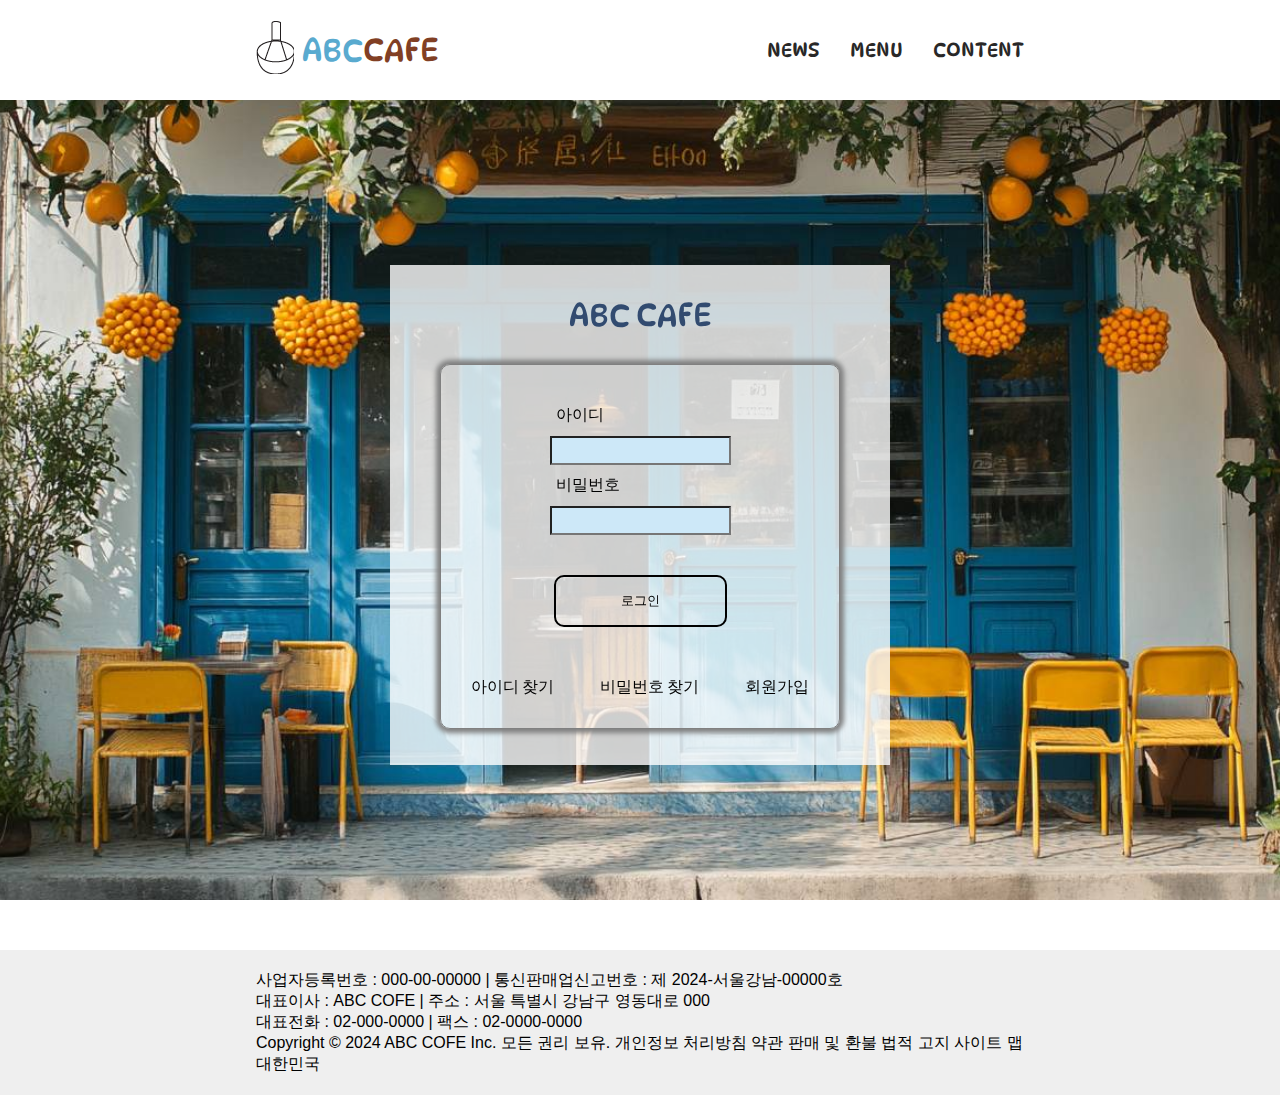
<file: pages/abc_cafe/login/index.html>
<!DOCTYPE html>
<html lang="ko">
<head>
  <meta charset="UTF-8">
  <meta name="viewport" content="width=device-width, initial-scale=1.0">
  <title>LOGIN</title>
  <link rel="stylesheet" href="./css/style.css">
</head>
<body>
  <header>
    <div class="headerBox">
      <h1><img src="../images/logo.png" alt=""><a href="../index.html">ABC <span>CAFE</span></a></h1>
      <nav>
        <ul>
          <li><a href="../news/index.html">NEWS</a></li>
          <li><a href="../menu/index.html">MENU</a></li>
          <li><a href="../content/index.html">CONTENT</a></li>
        </ul>
      </nav>
    </div>
  </header>
  <div class="continer">
    <h2>ABC CAFE</h2>
    <div class="ulBox">
      <ul>
        <li>
          <p>아이디</p>
          <input>
        </li>
        <li>
          <p>비밀번호</p>
          <input type="password">
        </li>
      </ul>
      <button class="login">로그인</button>
      <div class="idBox">
        <p><a href="#">아이디 찾기</a></p>
        <p><a href="#">비밀번호 찾기</a></p>
        <p><a href="#">회원가입</a></p>
      </div>
    </div>
  </div>
  <footer>
    <div class="footer">
      <p>사업자등록번호 : 000-00-00000 | 통신판매업신고번호 : 제 2024-서울강남-00000호<br>
      대표이사 : ABC COFE | 주소 : 서울 특별시 강남구 영동대로 000<br>
      대표전화 : 02-000-0000 | 팩스 : 02-0000-0000</p>
      <p>Copyright © 2024 ABC COFE Inc. 모든 권리 보유.
        개인정보 처리방침
        약관
        판매 및 환불
        법적 고지
        사이트 맵
        대한민국</p>
    </div>
  </footer>
</body>
</html>
</file>
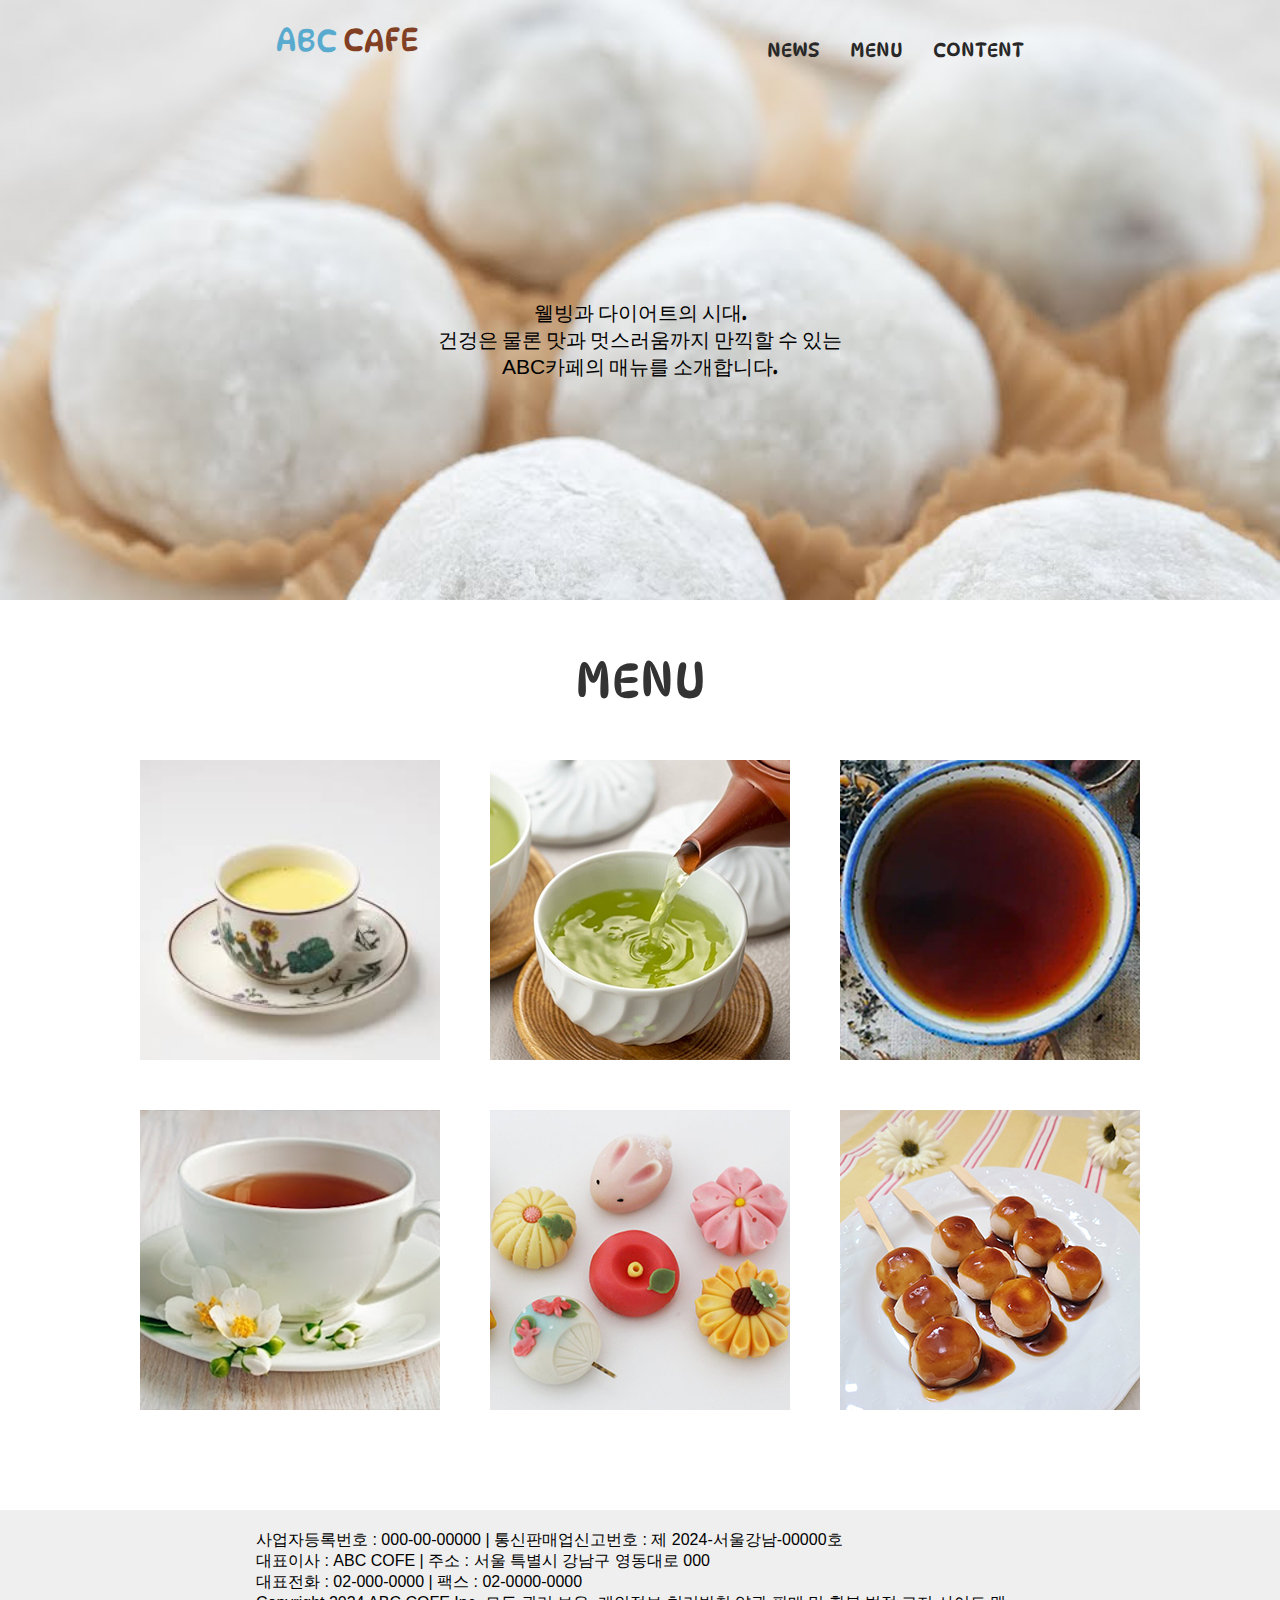
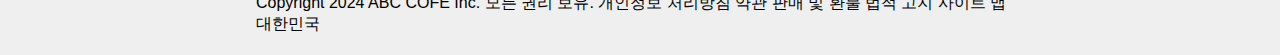
<file: pages/abc_cafe/menu/index.html>
<!DOCTYPE html>
<html lang="ko">
<head>
  <meta charset="UTF-8">
  <meta name="viewport" content="width=device-width, initial-scale=1.0">
  <meta name="viewport" content="width=device-width, initial-scale=1, minimum-scale=1, maximum-scale=1" />
  <!-- Link Swiper's CSS -->
  <title>MENU</title>
  <link rel="stylesheet" href="https://cdn.jsdelivr.net/npm/swiper@11/swiper-bundle.min.css" />
  <link rel="stylesheet" href="./css/style.css">

  <script defer src="./js/main.js"></script>
</head>
<body>
  <div class="bg">
    <header>
      <div class="headerBox">
        <h1><a href="../index.html">ABC <span>CAFE</span></a></h1>
        <nav>
          <ul>
            <li><a href="../news/index.html">NEWS</a></li>
            <li><a href="javascript:void;">MENU</a></li>
            <li><a href="../content/index.html">CONTENT</a></li>
          </ul>
        </nav>
      </div>
    </header>
    <div class="bgText">
      <p>
        웰빙과 다이어트의 시대.<br>
        건겅은 물론 맛과 멋스러움까지 만끽할 수 있는 <br>
        <span>ABC</span>카페의 매뉴를 소개합니다.
      </p>
    </div>
  </div>
  <div class="bg2">
    <h2>MENU</h2>
    <div class="swiperBox">
      <div class="swiper mySwiper">
        <div class="swiper-wrapper">
          <div class="swiper-slide">
            <img src="./images/brown.jpg" />
          </div>
          <div class="swiper-slide">
            <div class="swiper-text">
              <h3>겐마이</h3>
              <h4>효능</h4>
              <p>콜레스테롤 수치를 감소와 유해물질을 배출하고 이뇨작용을 도와 내장을 튼튼하게 해줘 각기병과 암을 예방해줍니다</p>
            </div>
          </div>
        </div>
      </div>
      <div class="swiper mySwiper">
        <div class="swiper-wrapper">
          <div class="swiper-slide">
            <img src="./images/green.png" />
          </div>
          <div class="swiper-slide">
            <div class="swiper-text">
              <h3>녹차</h3>
              <h4>효능</h4>
              <p> 혈당을 떨어뜨리고 지방을 분해하며 혈액순환을 도와 신진대사를 원활하게 해주는 효능이 있습니다.</p>
            </div>
          </div>
        </div>
      </div>
      <div class="swiper mySwiper">
        <div class="swiper-wrapper">
          <div class="swiper-slide">
            <img src="./images/Oolong.png" />
          </div>
          <div class="swiper-slide">
            <div class="swiper-text">
              <h3>우롱차</h3>
              <h4>효능</h4>
              <p>신진대사 촉진 체중 감량 우롱차는 체중 감량 차로 알려져 있습니다.<br>
                또한 장내 미생물군 개선과 고혈압, 혈당조절에도 탁월합니다
              </p>
            </div>
          </div>
        </div>
      </div>
      <div class="swiper mySwiper">
        <div class="swiper-wrapper">
          <div class="swiper-slide">
            <img src="./images/Jasmine.png" />
          </div>
          <div class="swiper-slide">
            <div class="swiper-text">
              <h3>자스민차</h3>
              <h4>효능</h4>
              <p> 피부에 탄력을 주는 성분과 생리 정상화, 산후 고통 완화, 모유촉진, 냉증, 스트레스성 위통, 우울증이나 목소리가 쉬었을 때에 좋습니다.
              </p>
            </div>
          </div>
        </div>
      </div>
      <div class="swiper mySwiper">
        <div class="swiper-wrapper">
          <div class="swiper-slide">
            <img src="./images/flower.png" />
          </div>
          <div class="swiper-slide">
            <div class="swiper-text">
              <h3>화과</h3>
              <h4>효능</h4>
              <p>일본차는 특유의 쓴맛과 떫은 맛이 강해 달달한 디저트와 궁합이 좋습니다.<br>
                또한 다양한 재료를 사용하는 화과는 색다른 맛과 아름다움, 효능을 발하는 다체로움이 매력입니다. 
              </p>
            </div>
          </div>
        </div>
      </div>
      <div class="swiper mySwiper">
        <div class="swiper-wrapper">
          <div class="swiper-slide">
            <img src="./images/danggo.png" />
          </div>
          <div class="swiper-slide">
            <div class="swiper-text">
              <h3>당고</h3>
              <h4>효능</h4>
              <p>당고는 일본 전통 디저트로 각종 곡물을 반죽으로 만든 디저트입니다.<br>
                특유의 쫀득함과 단맛으로 떫은 맛이 강한 일본차와 궁합이 좋습니다.
              </p>
            </div>
          </div>
        </div>
      </div>
    </div>
    <footer>
      <div class="footer">
        <p>사업자등록번호 : 000-00-00000 | 통신판매업신고번호 : 제 2024-서울강남-00000호<br>
        대표이사 : ABC COFE | 주소 : 서울 특별시 강남구 영동대로 000<br>
        대표전화 : 02-000-0000 | 팩스 : 02-0000-0000</p>
        <p>Copyright 2024 ABC COFE Inc. 모든 권리 보유.
          개인정보 처리방침
          약관
          판매 및 환불
          법적 고지
          사이트 맵
          대한민국</p>
      </div>
    </footer>
  </div>

  <script src="https://cdn.jsdelivr.net/npm/swiper@11/swiper-bundle.min.js"></script>
</body>
</html>
</file>
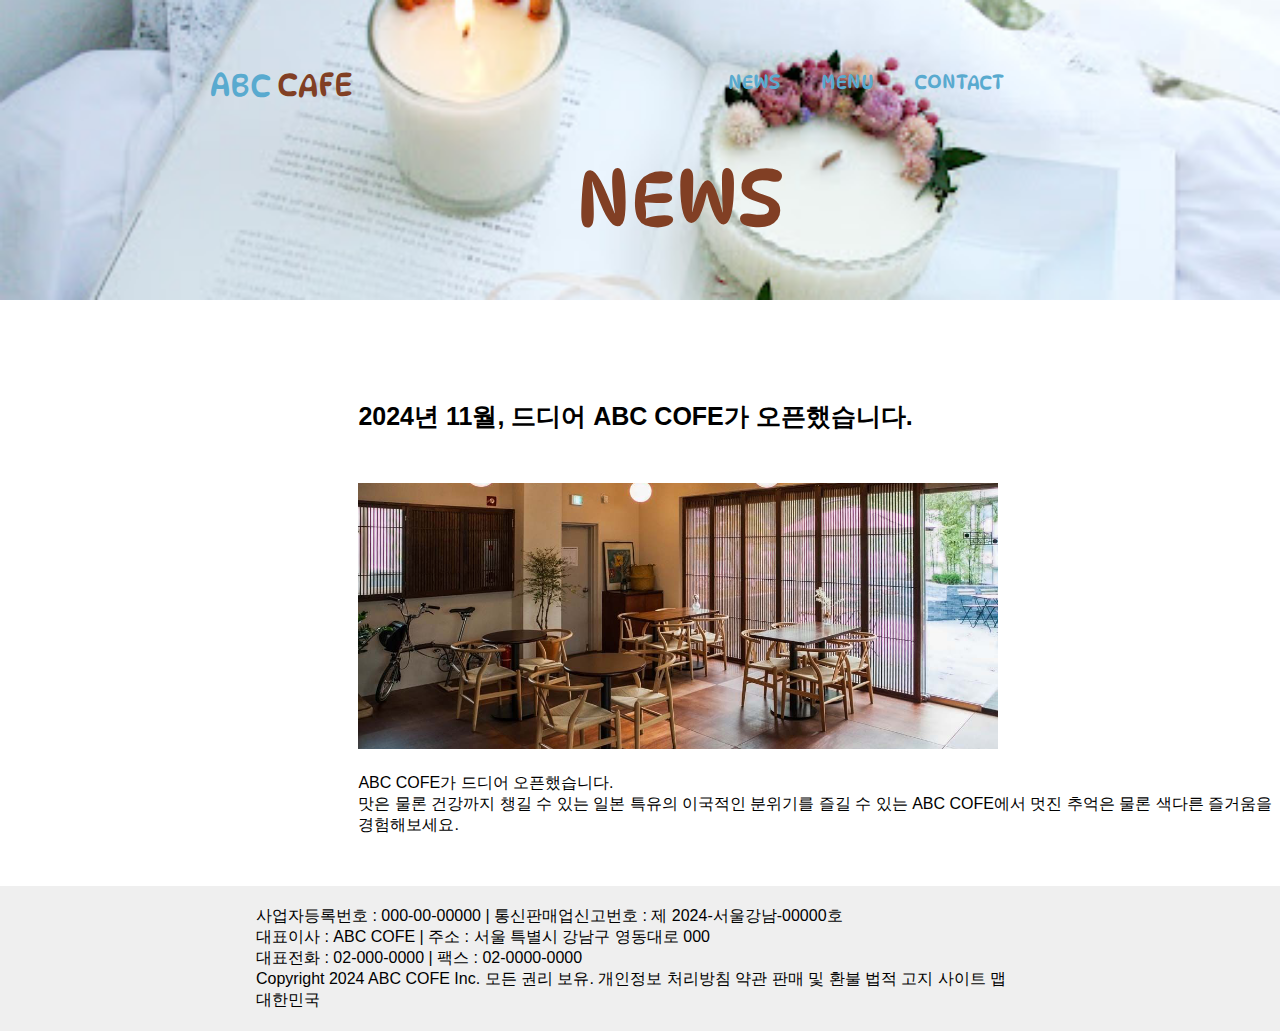
<file: pages/abc_cafe/news/index.html>
<!DOCTYPE html>
<html lang="ko">
<head>
  <meta charset="UTF-8">
  <meta name="viewport" content="width=device-width, initial-scale=1.0">
  <title>NEWS</title>
  <link rel="stylesheet" href="./css/style.css">
</head>
<body>
  <div class="headerBox">
    <header>
      <h1><a href="../index.html">ABC <span>CAFE</span></a></h1>
      <nav>
        <ul>
          <li><a href="../news/index.html">NEWS</a></li>
          <li><a href="../menu/index.html">MENU</a></li>
          <li><a href="../content/index.html">CONTACT</a></li>
        </ul>
      </nav>
      <h2>NEWS</h2>
    </header>
  </div>
  <div class="container">
    <div class="max">
      <h3>2024년 11월, 드디어 ABC COFE가 오픈했습니다.</h3>
      <img src="./images/bg.png" alt="">
      <p>ABC COFE가 드디어 오픈했습니다.<br>
      맛은 물론 건강까지 챙길 수 있는 일본 특유의 이국적인 분위기를 즐길 수 있는 ABC COFE에서 멋진 추억은 물론 색다른 즐거움을 경험해보세요.</p>
    </div>
  </div>
  <footer>
    <div class="footer">
      <p>사업자등록번호 : 000-00-00000 | 통신판매업신고번호 : 제 2024-서울강남-00000호<br>
      대표이사 : ABC COFE | 주소 : 서울 특별시 강남구 영동대로 000<br>
      대표전화 : 02-000-0000 | 팩스 : 02-0000-0000</p>
      <p>Copyright 2024 ABC COFE Inc. 모든 권리 보유.
        개인정보 처리방침
        약관
        판매 및 환불
        법적 고지
        사이트 맵
        대한민국</p>
    </div>
  </footer>
</body>
</html>
</file>
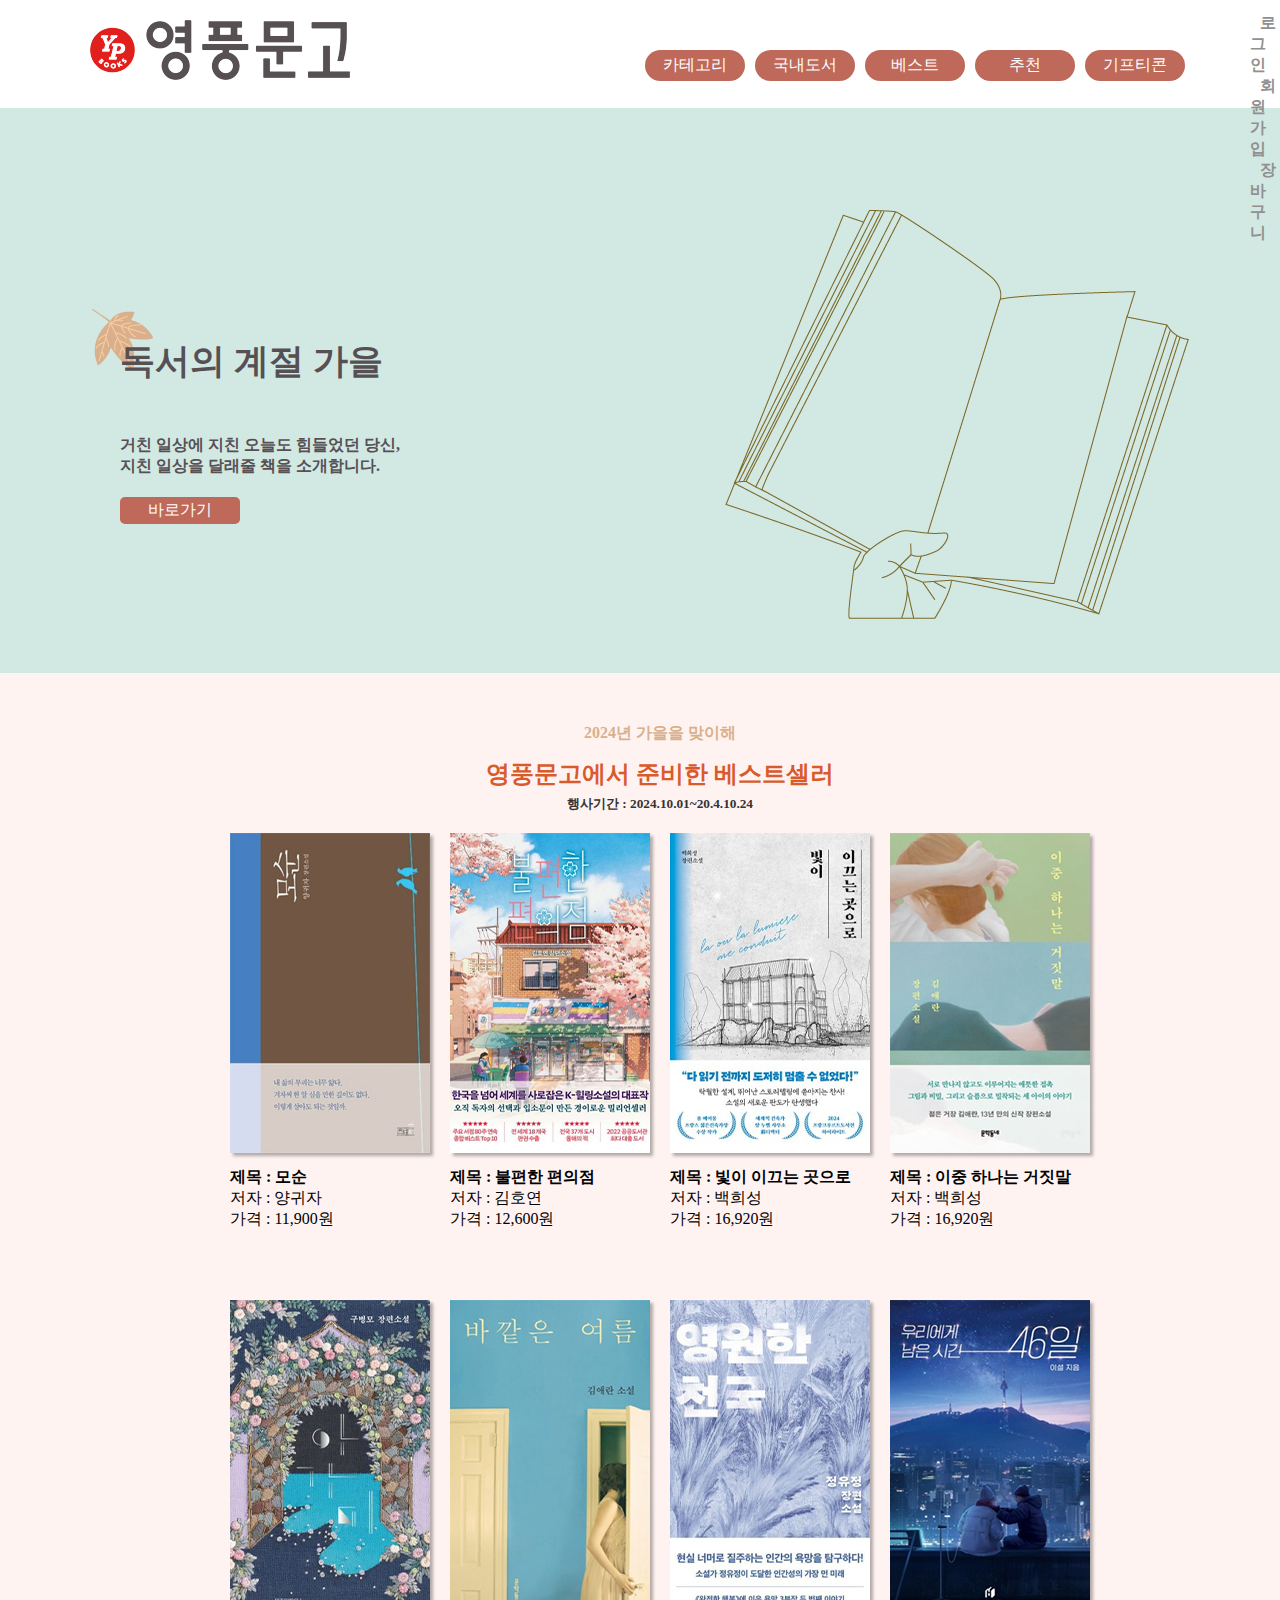
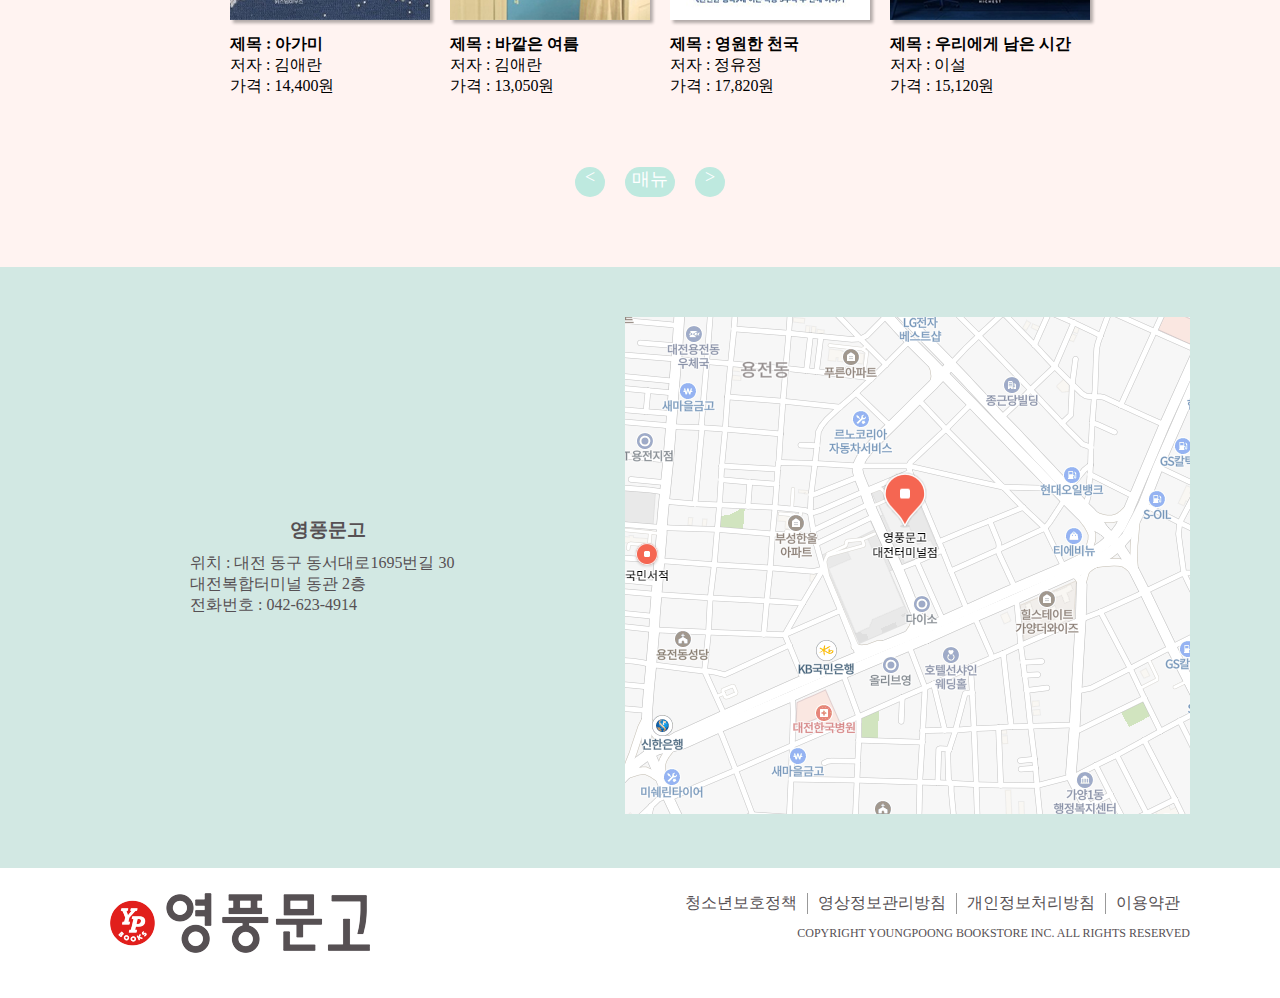
<file: pages/yungpung/projext_2.1/index.html>
<!DOCTYPE html>
<html lang="ko">
<head>
  <meta charset="UTF-8">
  <meta name="viewport" content="width=device-width, initial-scale=1.0">
  <title>영풍문고</title>
  <link rel="stylesheet" href="./css/style.css">
</head>
<body>
  <header>
    <div class="inner" class="clearFix"> 
      <ul class="topMenu">
        <li><a href="./login/index.html">로그인</a></li>
        <li><a href="./Papago/index.html">회원가입</a></li>
        <li><a href="#">장바구니</a></li>
        <li>
          <a href="#"><img src="./images/reading.png" alt=""><input></a>
        </li>
      </ul>
      <ul class="clearFix">
        <li>
          <h1><a href="#"><img src="./images/yungpung.png" alt=""></a></h1>
        </li>
        <li>
          <ul class="menu">
            <div class="bg"></div>
            <li>
              <a href="#" class="box">카테고리</a>
              <div class="subMenu">
                <ul>
                  <li><a href="#">국내도서</a></li>
                  <li><a href="#">외국도서</a></li>
                  <li><a href="#">소설</a></li>
                  <li><a href="#">자기개발서</a></li>
                  <li><a href="#">수필</a></li>
                </ul>
              </div>
            </li>
            <li>
              <a href="#"class="box">국내도서</a>
              <div class="subMenu">
                <ul>
                  <li><a href="#">소설</a></li>
                  <li><a href="#">자기개발서</a></li>
                  <li><a href="#">수필</a></li>
                  <li><a href="#">시</a></li>
                <li><a href="#">고전문학</a></li>
                </ul>
              </div>
            </li>
            <li><a href="#"class="box">
              베스트</a>
              <div class="subMenu">
                <ul>
                  <li><a href="#">2020년</a></li>
                  <li><a href="#">2021년</a></li>
                  <li><a href="#">2022년</a></li>
                  <li><a href="#">2023년</a></li>
                  <li><a href="#">2024년</a></li>
                </ul>
              </div>
            </li>
            <li><a href="#"class="box">추천</a></li>
            <li><a href="#"class="box">기프티콘</a></li>
          </ul>
        </li>
      </ul>
    </div>
  </header>
  <div class="wrap">
    <div class="inner">
      <div class="clearFix">
        <div class="page1Left">
          <ul>
            <li>
              <h2 class="page1H2">독서의 계절 가을</h2>
            </li>
            <li class="page1P"><strong>거친 일상에 지친 오늘도 힘들었던 당신,<br>
            지친 일상을 달래줄 책을 소개합니다.</strong></li>
            <li class="page1bar"><a href="#">바로가기</a></li>
          </ul>
        </div>
        <div class="page1Img">
          <img src="./images/book.png" alt="">
        </div>
      </div>
    </div>
  </div>
  <div class="wrap2">
    <div class="inner">
      <ul>
        <li class="center">
          <h4>2024년 가을을 맞이해</h4>
          <h2>영풍문고에서 준비한 베스트셀러</h2>
          <h5>행사기간 : 2024.10.01~20.4.10.24</h5>
        </li>
        <li class="clearFix">
          <ul class="clearFix">
            <li class="page2Img">
              <a href="#">
                <img src="./images/boocks/between.png" alt="">
                <p>
                  <strong>제목 : 모순</strong><br>
                  저자 : 양귀자<br>
                  가격 : 11,900원
                </p>
              </a>
            </li>
            <li class="page2Img">
              <a href="#">
                <img src="./images/boocks/store.png" alt="">
                <p><strong>제목 : 불편한 편의점</strong><br>
                저자 : 김호연<br>
                가격 : 12,600원
                </p>
              </a>
            </li>
            <li class="page2Img">
              <a href="#">
                <img src="./images/boocks/shepherd.png" alt="">
                <p><strong>제목 : 빛이 이끄는 곳으로</strong><br>
                저자 : 백희성<br>
                가격 : 16,920원
                </p>
              </a>
            </li>
            <li class="page2Img">
              <a href="#">
                <img src="./images/boocks/untruth.png" alt="">
                <p><strong>제목 : 이중 하나는 거짓말</strong><br>
                저자 : 백희성<br>
                가격 : 16,920원
                </p>
              </a>
            </li>
            <li class="page2Img">
              <a href="#">
                <img src="./images/boocks/gill.png" alt="">
                <p><strong>제목 : 아가미</strong><br>
                저자 : 김애란<br>
                가격 : 14,400원
                </p>
              </a>
            </li>
            <li class="page2Img">
              <a href="#">
                <img src="./images/boocks/summer.png" alt="">
                <p>
                  <strong>제목 : 바깥은 여름</strong><br>
                  저자 : 김애란<br>
                  가격 : 13,050원
                </p>
              </a>
            </li>
            <li class="page2Img">
              <a href="#">
                <img src="./images/boocks/paradise.png" alt="">
                <p>
                  <strong>제목 : 영원한 천국</strong><br>
                  저자 : 정유정<br>
                  가격 : 17,820원
                </p>
              </a>
            </li>
            <li class="page2Img">
              <a href="#">
                <img src="./images/boocks/time46.png" alt="">
                <p>
                  <strong>제목 : 우리에게 남은 시간</strong><br>
                  저자 : 이설<br>
                  가격 : 15,120원
                </p>
              </a>
            </li>
          </ul>
        </li>
        <ul class="clearFix">
          <ul class="p2footer" class="clearFix">
            <li class="page2Left"><a href="#"><</a></li>
            <li class="page2Canter"><a href="#">매뉴</a></li>
            <li class="page2Right"><a href="#">></a></li>
          </ul>
        </ul>
      </ul>
    </div>
  </div>
  <div class="wrap3">
    <div class="inner">
      <ul class="clearFix">
        <li>
          <ul>
            <li class="wrap3Text">
              <h3>영풍문고</h3>
              <p>위치 : 대전 동구 동서대로1695번길 30
                <br> 대전복합터미널 동관 2층<br>
              전화번호 : 042-623-4914</p>
            </li>
          </ul>
        </li>
        <li class="map"><img src="./images/map.PNG" alt=""></li>
      </ul>
    </div>
  </div>
  <footer>
    <div class="inner">
      <ul>
        <li class="flogo"><img src="./images/yungpung.png" alt=""></li>
        <li>
          <ul>
            <li>
              <ul class="foot">
                <li>
                  <ul>
                    <li>이용약관</li>
                    <li>개인정보처리방침</li>
                    <li>영상정보관리방침</li>
                    <li>청소년보호정책</li>
                  </ul>
                </li>
              </ul>
            </li>
            <li class="COPYRIGHT">
              <p><small>COPYRIGHT  YOUNGPOONG BOOKSTORE INC. ALL RIGHTS RESERVED</small></p>
            </li>
          </ul>
        </li>
      </ul>
    </div>
  </footer>
</body>
</html>
</file>
<file: css/main.css>
@charset 'utf-8';
/* 초기화 */
*{margin: 0;padding: 0;}
li{list-style-type: none; color: initial;}
a{text-decoration: none; color: initial;}
address{font-style: normal;}
small{font-size: 12px;}
/* 기본글자서식 */
body{font:14px 900 '돋움',dotum,sans-serif; color: #333;
  background: #fff4ed;
  }
/* 공동서식 */

#wrap{
  width: 80%;
  margin: 0 auto;
  height: 100vh;

}
.clearFix::after{
  content: '';
  display: block;
  clear: both;
}
h2{
  color: #85392c;
}
h2 span{
  color: #37975c;
}


/* main page */
.rightMenu div{
  margin-left: 20px;
  margin-top: 20px;
}
.rightMenu .logo{
  float: left;
  margin-left: 10%;
  margin-top: 20px;
}
.rightMenu .logo img{
  width: 50px;
}
.rightMenu .logo span{
  font-size: 30px;
  font-weight: 600;
  margin-left: 15px;
  position: absolute;
  top: 40px;
  color: #aaa;
}
.rightMenu{
  position: fixed;
  z-index: 1;
  width: 100%;
  height: 100px;
  background: rgb(255,255,255)
}
.rightMenu ul{
  float: right;
  margin-top: -70px;
  margin-right: 12%;
  right: 0;
  width: 40%;
}
.rightMenu ul li{
  float: left;
  width: 25%;
  height: 50px;
}
.rightMenu ul li a{
  display: block;
  text-align: center;
  font-size: 18px;
  line-height: 50px;
  padding-bottom: 10px;
  color: #333;
  font-weight: 600;
}
.site ul{
  display: flex;
  flex-direction: column;
  gap: 0px;
  position: fixed;
  top: 150px;
  left: 71%;
}
.site ul li a{
  text-align: left;
}
.site .siteBg,
.site>ul{
  display: none;
}
.site:hover .siteBg,
.site:hover>ul{
  display: block;
}
.siteBg{
  background: white;
  position: fixed;
  top: 75px;
  left: -20px;
  right: 0;
  bottom: 650px;
  margin: auto;
}

.headerInner{
  float: left;
  width: 25%;
}
.headerInnerText{
  position: absolute;
  font-size: 18px;
  top: 850px;
  left: 190px;
  font-weight: 700;
}

header .wep{
  padding: 270px 0 0 120px;
  font-size: 22px;
  color: #ccc;
}
header h1{
  padding: 0px 0 0 40px;
  font-size: 40px;
  color: rgb(173, 64, 20);
}
header .lefrText{
  padding-top: 15px;
  padding-left: 105px;
  font-weight: 600;
  font-size: 16px;
  color: rgb(228, 120, 120);
}
header .img{
  background: url(../images/profile_nuggy.png) no-repeat center/cover;
  margin-top: 50px;
  padding-top: 50px;
  padding-left: 10px;
  height: 500px;
}


.rightInner{
  float: left;
  margin-top: 151px;
  width: 60%;
  margin-left: 100px;
  height: 85vh;
}
.rightInner__bg{
  position: relative;
  background: #fff6ed;
  width: 1230px;
  height: 100%;
  padding-top: 100px;
  margin-top: -53px;
}

.right{
  margin-top: -100px;
  width: 1230px;
  height: 862px;
  background: url(../images/bg1_bun.png);
  transition: 0.5s;
}
.right p{
  font-size: 30px;
  font-weight: bold;
  color: #ffffff;
  text-align: center;
  padding-top: 420px;
  transition: 0.2s;
  -webkit-text-stroke: 1px black;
}
.right:hover p{
  opacity: 0;
  transition: 0.3s;
}
.right p span{
  transition: 0.3s;
  color: #333;
}
.right:hover{
  background: url(../images/bg1.png);
}
.right .poster1{
  position: absolute;
  top: 162px;
  left: 395px;
  transition: 0.3s;
  width: 153px;
  height: 229px;
  background: url(../images/Eiffel_Tower.png);
}

.span{
  width: 30px;
}
.right .poster1 .span{
  transition: 0.3s;
  font-size: 30px;
}
.right:hover .poster1:hover{
  background: url(../images/poster1.png);
}
.right:hover .poster1:hover .span{
  transition: 0.3s;
  display: none;
}
.right .poster2{
  position: absolute;
  top: 164px;
  left: 618px;
  width: 156px;
  height: 228px;
  transition: 0.3s;
  background: url(../images/colosseum.png);
}
.right .poster2 .span{
  transition: 0.3s;
  font-size: 30px;
}
.right:hover .poster2:hover{
  background: url(../images/poster2.png);
}
.right:hover .poster2:hover .span{
  transition: 0.3s;
  display: none;
}
.right .getBg .span{
  position: absolute;
  top: 580px;
  left: 200px;
  font-size: 30px;
  transition: 0.3s;
} 
.right .getBg:hover .span{
  transition: 0.3s;
  display: none;
}
.right .get{
  position: absolute;
  top: 555px;
  left: 174px;
  transition: 0.3s;
  opacity: 0;
}
.right:hover .get:hover{
  opacity: 1;
}
.right .dogBg .span{
  position: absolute;
  top: 600px;
  left: 554px;
  font-size: 30px;
  transition: 0.3s;
}
.right .dogBg:hover .span{
  display: none;
  transition: 0.3s;
}
.right .dog{
  position: absolute;
  top: 583px;
  left: 548px;
  transition: 0.3s;
  opacity: 0;
}
.right:hover .dog:hover{
  opacity: 1;
}
.right .rabbitBg .span{
  position: absolute;
  top: 563px;
  left: 698px;
  transition: 0.3s;
  font-size: 30px;
}
.right .rabbitBg:hover .span{
  display: none;
  transition: 0.3s;
}
.right .rabbit{
  position: absolute;
  top: 563px;
  left: 698px;
  transition: 0.3s;
  opacity: 0;
}
.right:hover .rabbit:hover{
  opacity: 1;
}


/* page1 */
.p0__bg{
  background: #fff;
  position: relative;
  height: 95vh;
}
.p0{
  width: 1200px;
  margin: 0 auto;
}
.p0__bg h2{
  padding-top: 70px;
  text-align: center;
  font-size: 70px;
  margin-bottom: 100px;
}

.p0__plex{
  justify-content: center;
  display: flex;
  gap: 100px;
}
.p0__right {
  width: 400px;
  height: 440px;
  background: url(../images/profile.png) ;
  background-size : cover;
}
.p0__left h3{
  text-align: center;
  font-size: 30px;
  margin-top: 30px;
  margin-bottom: 50px;
  color: #37975c;
}
.p0__left p{
  font-size: 18px;
  font-weight: 700;
}
.p0__right .sine img{
  margin-top: 280px;
  margin-left: 200px;
  width: 200px;
}

 
/* page1 */
.p1__bg{
  height: 95vh;
  position: relative;
}
.p1__bg h2{
  padding-top: 70px;
  text-align: center;
  font-size: 70px;
}
.p1__bg h3{
  font-size: 50px;
  color: #666;
}
.p1__bg h3 span{
  color: #85392c;
}
.p1__bg p {
  font-size: 20px;
}
.p1__bg .p1{
  position: absolute;
  gap: 50px;
  top: 170px;
  left: 0;
  right: 0;
  bottom: 0;
  width: 60vw;
  height: 60vh;
  box-shadow: 0px 0px 5px #999;
  margin: auto;
  border-radius: 50px;
}
.p1__bg .p1 .p1_size .p1_top{
  margin: 0 auto;
  margin-top: 50px;
  width: 80%;
  display: flex;
  flex-wrap: wrap;
  justify-content: center;
}
.p1__bg .p1 .p1_size .p1_top .Education{
  margin-left: auto;
}
.p1__bg .p1 .p1_size .p1_bottom{
  margin: 0 auto;
  margin-top: 100px;
  width: 80%;
  display: flex;
  flex-wrap: wrap;
  justify-content: center;
}

.p1__bg .p1 .p1_size .p1_bottom .Skills{
  margin-left: auto;
  padding-right: 30px;
  margin-top: -50px;
}
.p1__bg .p1 .p1_size .p1_bottom .Skills div img{
  margin-right: 30px;
}
.p1__bg .p1 .p1_size .p1_bottom .Skills div{
  margin-right: 45px;
}
.p1__bg .p1 .p1_size .p1_bottom .Skills div{
  margin-top: 20px;
}
.License {
  margin-top: -50px;
}



/* page2 */
.p2__bg{
  background: #e2e2e2;
}
.p2{

  margin: 0 auto;
  width: 1200px;
  height: 85vh;
  padding-top: 100px;
}
.p2__plex{
  display: flex;
}
.p2 h2{
  text-align: center;
  font-size: 70px;
}
.p2 .p2__left{
  
  margin-top: 100px;
}
.p2 .p2__left h3{
  font-size: 35px;
  margin-bottom: 30px;
}
.p2 .p2__left h4{
  margin-top: 30px;
}
.p2 .p2__left .p2__color{
  margin-top: 20px;
  display: flex;
  gap: 20px;
}
.p2 .p2__left .p2__color>div{
  width: 50px;
  height: 50px;
  border-radius: 50px;
  border: 1px solid #333;
  margin-bottom: 50px;
}
.p2 .p2__left .p2__color>div:first-child{
  background: #333333;
}
.p2 .p2__left .p2__color>div:nth-child(2){
  background: #926846;
}
.p2 .p2__left .p2__color>div:nth-child(3){
  background: #f5f5f5;
}
.p2 .p2__left a{
  padding: 10px 20px;
  border-radius: 80px;
  font-weight: 700;
  background: #bd7a44;
  color: white;
}
.p2 .p2__right{
  margin-left: auto;
  margin-top: 90px;
}
.p2 .p2__right div{
  width: 800px ;
  height: 397px;

  transition: 0.5s;
  border: 10px solid rgb(255, 255, 255);
  background: url(../images/Apple_bun.png) ;
  background-size : cover;
}
.p2 .p2__right div:hover{
  background: url(../images/Apple.JPG);
  background-size : cover;
}

/* page3 */
.p3{

  margin: 0 auto;
  width: 1200px;
  height: 85vh;
  padding-top: 100px;
}
.p3__plex{
  display: flex;
}
.p3 h2{
  text-align: center;
  font-size: 70px;
}
.p3 .p3__left{
  
  margin-top: 100px;
}
.p3 .p3__left h3{
  font-size: 35px;
  margin-bottom: 30px;
}
.p3 .p3__left h4{
  margin-top: 30px;
}
.p3 .p3__left .p3__color{
  margin-top: 20px;
  display: flex;
  gap: 20px;
}
.p3 .p3__left .p3__color>div{
  width: 50px;
  height: 50px;
  border-radius: 50px;
  border: 1px solid #333;
  margin-bottom: 50px;
}
.p3 .p3__left .p3__color>div:first-child{
  background: #fff3f1;
}
.p3 .p3__left .p3__color>div:nth-child(2){
  background: #d2e8e3;
}
.p3 .p3__left .p3__color>div:nth-child(3){
  background: #be695a;
}
.p3 .p3__left a{
  padding: 10px 20px;
  border-radius: 80px;
  font-weight: 700;
  background: #bd7a44;
  color: white;
}
.p3 .p3__right{
  margin-left: auto;
  margin-top: 90px;
}
.p3 .p3__right div{
  width: 800px ;
  height: 397px;
  border: 15px solid rgb(255, 255, 255);

  transition: 0.5s;
  background: url(../images/yungpung_bun.png) ;
  background-size : cover;
}
.p3 .p3__right div:hover{
  background: url(../images/yungpung.JPG);
  background-size : cover;
}


/* page4 */
.p4__bg{
  background: #e2e2e2;
}
.p4{

  margin: 0 auto;
  width: 1200px;
  height: 85vh;
  padding-top: 100px;
}
.p4__plex{
  display: flex;
}
.p4 h2{
  text-align: center;
  font-size: 70px;
}
.p4 .p4__left{
  
  margin-top: 100px;
}
.p4 .p4__left h3{
  font-size: 35px;
  margin-bottom: 30px;
}
.p4 .p4__left h4{
  margin-top: 30px;
}
.p4 .p4__left .p4__color{
  margin-top: 20px;
  display: flex;
  gap: 20px;
}
.p4 .p4__left .p4__color>div{
  width: 50px;
  height: 50px;
  border-radius: 50px;
  border: 1px solid #333;
  margin-bottom: 50px;
}
.p4 .p4__left .p4__color>div:first-child{
  background: #794729;
}
.p4 .p4__left .p4__color>div:nth-child(2){
  background: #5b97aa;
}
.p4 .p4__left .p4__color>div:nth-child(3){
  background: white;
}
.p4 .p4__left a{
  padding: 10px 20px;
  border-radius: 80px;
  font-weight: 700;
  background: #bd7a44;
  color: white;
}
.p4 .p4__right{
  margin-left: auto;
  margin-top: 90px;
}
.p4 .p4__right div{
  width: 800px ;
  height: 397px;
  transition: 0.5s;
  background: url(../images/abc_cefe_bun.png) ;
  background-size : cover;
  border: 15px solid rgb(255, 255, 255);
  box-sizing: border-box;
}
.p4 .p4__right div:hover{
  background: url(../images/abc_caffe.png);
  background-size : cover;
}


/* page5 */
.p5{
  margin: 0 auto;
  width: 1300px;
  height: 80vh;
  padding-top: 100px;
}
.p5__plex{
  display: flex;
}
.p5 h2{
  text-align: center;
  font-size: 70px;
}
.p5 .p5__left{
  
  margin-top: 100px;
}
.p5 .p5__left h3{
  font-size: 35px;
  margin-bottom: 30px;
}
.p5 .p5__left h4{
  margin-top: 30px;
}
.p5 .p5__left .p5__color{
  margin-top: 20px;
  display: flex;
  gap: 20px;
}
.p5 .p5__left .p5__color>div{
  width: 50px;
  height: 50px;
  border-radius: 50px;
  border: 1px solid #333;
  margin-bottom: 50px;
}
.p5 .p5__left .p5__color>div:first-child{
  background: #fff262;
}
.p5 .p5__left .p5__color>div:nth-child(2){
  background: #8a0101;
}
.p5 .p5__left .p5__color>div:nth-child(3){
  background: #338a01;
}
.p5 .p5__left a{
  padding: 10px 20px;
  border-radius: 80px;
  font-weight: 700;
  background: #bd7a44;
  color: white;
}
.p5 .p5__right{
  margin-left: auto;
  margin-top: 90px;
}
.p5 .p5__right div{
  width: 800px ;
  height: 397px;
  border: 15px solid rgb(255, 255, 255);
  box-sizing: border-box;

  transition: 0.5s;
  background: url(../images/cellnb_bun.png) ;
  background-size : cover;
}
.p5 .p5__right div:hover{
  background: url(../images/cellnb.JPG);
  background-size : cover;
}


/* page6 */

.p6__bg{
  background: #e2e2e2;
}
.p6{
  margin: 0 auto;
  width: 1200px;
  padding-top: 100px;
  padding-bottom: 120px;
}

.p6 h2{
  text-align: center;
  font-size: 70px;

}
.p6>p{
  margin-top: 30px;
  margin-bottom: 70px;
  text-align: center;
  font-size: 20px;
  color: #666;
  font-weight: 700;
}
.p6 .padding img{
  display: block;
  border-radius: 10px;
}
.p6 .padding{
  outline: 10px solid white;
  background: white;
  border-radius: 10px;
  overflow: hidden;
}
.p6 .padding2{
  outline: 10px solid white;
  background: white;
  border-radius: 10px;
  overflow: hidden;
}
.p6 .padding img:hover {transform: scale(1.1, 1.1); transition-duration: 0.5s;}
.p6 .padding img {transition-duration: 0.3s;}
.p6 .goock{
  width: 350px;
}
.p6 .poster{
  width: 395px;
}
.p6 .emtt{
  width: 350px;
}
.p6 .book{
  width: 395px;
}
.p6 .skinfood{
  width: 350px;
}
.p6 .halloween{
  width: 350px;
}
.p6 .net-zeroTitle{
  margin-top: 60px;
}
.p6 .net_zero{
  width: 800px;
}
.p6 .net-zero{
width: 100%;
} 
.p6 .p6__flex1 .p6__flex2 .Doryeong {
  margin-top: 50px;
  width: 800px;
} 
.p6 .p6__flex1 .p6__flex2 .Doryeong img{
  width: 800px;
}
.poster2_big{
  position: relative;
  top: 60px;
  left: 15px;
  height: 508px;
}
.poster2_big_img{
  width: 350px;

}
.flex1{
  display: flex;
  flex-direction: row;
  gap: 60px;
}
.flex2{
  display: flex;
  flex-direction: column;
  gap: 60px;
}
.flex3{
  display: flex;
  flex-direction:column;
  gap: 60px;
}
.flex4{
  display: flex;
  flex-direction: column;
  gap: 60px;
}
.flex5{
  gap: 60px;
  display: flex;
  flex-direction: row;
}
.flex7{
  margin-top: 60px;
  display: flex;
  gap: 60px;
}
.flex8{
  margin-top: 60px;
  display: flex;
  gap: 60px;
}



.button{
  outline: none;
  background: none;
  border: none;
  font-size: 20px;
}
.button:hover{
  background: none;
}

#modalOpenButton1, #modalCloseButton1 {
  cursor: pointer;
}

#modalContainer1 {
  width: 100%;
  height: 100%;
  position: fixed;
  z-index: 9999;
  top: 0;
  left: 0;
  display: flex;
  justify-content: center;
  align-items: center;
  background: rgba(0, 0, 0, 0.5);
}

#modalContent1 h4{
  margin-top: 30px;
  margin-bottom: 40px;
  font-size: 50px;
}
#modalContent1 .modalFlex1{
  display: flex;
}
#modalContent1 .modalText1{
  margin-top: 50px;
  display: flex;
  flex-direction: column;
  margin-left: 100px;
}
#modalContent1 .modalColorBg{
  display: flex;
  gap: 50px;
}
#modalContent1 .modalColorBg div{
  border: 1px solid #333;
  border-radius: 50%;
}
#modalContent1 .modalColorBg .mockupColor1{
  width: 50px;
  height: 50px;
  background: #5071b1;
}
#modalContent1 .modalColorBg .mockupColor2{
  width: 50px;
  height: 50px;
  background: #f9edcd;
}
#modalContent1 .modalColorBg .mockupColor3{
  width: 50px;
  height: 50px;
  background: #c0a45d;
}

#modalContent1 {
  position: fixed;
  background-color: #ffffff;
  top: 0;
  right: 0; 
  left: 0;
  bottom: 0;
  margin: auto;
  width: 1500px;
  height: 800px;
  padding: 100px 30px 30px 180px;
  box-sizing: border-box;
}

#modalContainer1.hidden {
  display: none;
}
#modalContainer1 {
  width: 100%;
  height: 100%;
  position: fixed;
  top: 0;
  left: 0;
  display: flex;
  justify-content: center;
  align-items: center;
  background: rgba(0, 0, 0, 0.5);
}
#modalCloseButton1{
  position: absolute;
  left: 1400px;
  top: 50px;
  padding: 5px 10px;
}

#modalContainer1.hidden {
  display: none;
}
.skinfoodModal{
  width: 600px;
}



#modalOpenButton2, #modalCloseButton2 {
  cursor: pointer;
}

#modalContainer2 {
  width: 100%;
  height: 100%;
  position: fixed;
  z-index: 9999;
  top: 0;
  left: 0;
  display: flex;
  justify-content: center;
  align-items: center;
  background: rgba(0, 0, 0, 0.5);
}


#modalContent2 h4{
  margin-top: 30px;
  margin-bottom: 40px;
  font-size: 50px;
}
#modalContent2 .modalFlex2{
  display: flex;
}
#modalContent2 .modalText2{
  display: flex;
  flex-direction: column;
  margin-left: 100px;
  margin-top: 50px;
}
#modalContent2 .modalColorBg{
  display: flex;
  gap: 50px;
}
#modalContent2 .modalColorBg div{
  border: 1px solid #333;
  border-radius: 50%;
}
#modalContent2 .modalColorBg .mockupColor1{
  width: 50px;
  height: 50px;
  background: #638d67;
}
#modalContent2 .modalColorBg .mockupColor2{
  width: 50px;
  height: 50px;
  background: #f4cb96;
}
#modalContent2 .modalColorBg .mockupColor3{
  width: 50px;
  height: 50px;
  background: #ff0000;
}

#modalContent2 {
  position: absolute;
  background-color: #ffffff;
  top: 0;
  left: 0;
  bottom: 0;
  right: 0;
  margin: auto;
  width: 1500px;
  height: 800px;
  padding: 100px 15px 15px 150px;
  box-sizing: border-box;
}

#modalContainer2.hidden {
  display: none;
}
#modalContainer2 {
  width: 100%;
  height: 100%;
  position: fixed;
  top: 0;
  left: 0;
  display: flex;
  justify-content: center;
  align-items: center;
  background: rgba(0, 0, 0, 0.5);
}
#modalCloseButton2{
  position: absolute;
  left: 1400px;
  top: 50px;
  padding: 5px 10px;
}

#modalContainer2.hidden {
  display: none;
}



#modalOpenButton3, #modalCloseButton3 {
  cursor: pointer;
}

#modalContainer3 {
  position: fixed;
  z-index: 9999;
  top: 0;
  left: 0;
  bottom: 0;
  right: 0;
  display: flex;
  justify-content: center;
  align-items: center;
  background: rgba(0, 0, 0, 0.5);
}

#modalContent3 h4{
  margin-top: 30px;
  margin-bottom: 40px;
  font-size: 50px;
}
#modalContent3 .modalFlex3{
  display: flex;
}
#modalContent3 .modalFlex3 img{
  margin-top: 120px;
}
#modalContent3 .modalText3{
  display: flex;
  flex-direction: column;
  margin-left: 100px;
  margin-top: 70px;
}
#modalContent3 .modalColorBg{
  display: flex;
  gap: 50px;
}
#modalContent3 .modalColorBg div{
  border: 1px solid #333;
  border-radius: 50%;
}
#modalContent3 .modalColorBg .mockupColor1{
  width: 50px;
  height: 50px;
  background: #edbdb9;
}
#modalContent3 .modalColorBg .mockupColor2{
  width: 50px;
  height: 50px;
  background: #3b3734;
}
#modalContent3 .modalColorBg .mockupColor3{
  width: 50px;
  height: 50px;
  background: #e9dcbb;
}

#modalContent3 {
  position: absolute;
  background-color: #ffffff;
  top: 0;
  left: 0;
  bottom: 0;
  right: 0;
  margin: auto;
  width: 1500px;
  height: 800px;
  padding: 90px 15px 15px 170px;
  box-sizing: border-box;
}

#modalContainer3.hidden {
  display: none;
}
#modalContainer3 {
  width: 100%;
  height: 100%;
  position: fixed;
  top: 0;
  left: 0;
  display: flex;
  justify-content: center;
  align-items: center;
  background: rgba(0, 0, 0, 0.5);
}
#modalCloseButton3{
  position: absolute;
  left: 1400px;
  top: 50px;
  padding: 5px 10px;
}

#modalContainer3.hidden {
  display: none;
}


#modalOpenButton4, #modalCloseButton4 {
  cursor: pointer;
}

#modalContainer4 {
  width: 100%;
  height: 100%;
  position: fixed;
  z-index: 9999;
  top: 0;
  left: 0;
  display: flex;
  justify-content: center;
  align-items: center;
  background: rgba(0, 0, 0, 0.5);
}

#modalContent4 h4{
  margin-top: 30px;
  margin-bottom: 40px;
  font-size: 50px;
}
#modalContent4 .modalFlex4{
  display: flex;
}
#modalContent4 .modalFlex4 .skinfoodModal{
  width: 490px;
}
#modalContent4 .modalText4{
  display: flex;
  flex-direction: column;
  margin-left: 100px;
  margin-top: 50px;
}
#modalContent4 .modalColorBg{
  display: flex;
  gap: 50px;
}
#modalContent4 .modalColorBg div{
  border: 1px solid #333;
  border-radius: 50%;
}
#modalContent4 .modalColorBg .mockupColor1{
  width: 50px;
  height: 50px;
  background: #fbd4b0;
}
#modalContent4 .modalColorBg .mockupColor2{
  width: 50px;
  height: 50px;
  background: #fffaf6;
}
#modalContent4 .modalColorBg .mockupColor3{
  width: 50px;
  height: 50px;
  background: #add8ab;
}

#modalContent4 {
  position: absolute;
  background-color: #ffffff;
  top: 0;
  left: 0;
  bottom: 0;
  right: 0;
  margin: auto;
  width: 1500px;
  height: 800px;
  padding: 120px 15px 15px 200px;
  box-sizing: border-box;
}

#modalContainer4.hidden {
  display: none;
}
#modalContainer4 {
  width: 100%;
  height: 100%;
  position: fixed;
  top: 0;
  left: 0;
  display: flex;
  justify-content: center;
  align-items: center;
  background: rgba(0, 0, 0, 0.5);
}
#modalCloseButton4{
  position: absolute;
  left: 1400px;
  top: 50px;
  padding: 5px 10px;
}

#modalContainer4.hidden {
  display: none;
}


#modalOpenButton5, #modalCloseButton5 {
  cursor: pointer;
}

#modalContainer5 {
  width: 100%;
  height: 100%;
  position: fixed;
  z-index: 9999;
  top: 0;
  left: 0;
  display: flex;
  justify-content: center;
  align-items: center;
  background: rgba(0, 0, 0, 0.5);
}

#modalContent5 h4{
  margin-top: 30px;
  margin-bottom: 40px;
  font-size: 50px;
}
#modalContent5 .modalFlex5{
  display: flex;
}
#modalContent5 .modalFlex5 img{
  height: 600px;
}
#modalContent5 .modalText5{
  display: flex;
  flex-direction: column;
  margin-left: 100px;
}
#modalContent5 .modalColorBg{
  display: flex;
  gap: 50px;
}
#modalContent5 .modalColorBg div{
  border: 1px solid #333;
  border-radius: 50%;
}
#modalContent5 .modalColorBg .mockupColor1{
  width: 50px;
  height: 50px;
  background: #f9ebcd;
}
#modalContent5 .modalColorBg .mockupColor2{
  width: 50px;
  height: 50px;
  background: #febbbb;
}
#modalContent5 .modalColorBg .mockupColor3{
  width: 50px;
  height: 50px;
  background: #5b87da;
}

#modalContent5 {
  position: absolute;
  background-color: #ffffff;
  top: 0;
  right: 0;
  left: 0;
  bottom: 0;
  margin: auto;
  width: 1500px;
  height: 800px;
  padding: 100px 15px 15px 180px;
  box-sizing: border-box;
}

#modalContainer5.hidden {
  display: none;
}
#modalContainer5 {
  width: 100%;
  height: 100%;
  position: fixed;
  top: 0;
  left: 0;
  display: flex;
  justify-content: center;
  align-items: center;
  background: rgba(0, 0, 0, 0.5);
}
#modalCloseButton5{
  position: absolute;
  left: 1400px;
  top: 50px;
  padding: 5px 10px;
}

#modalContainer5.hidden {
  display: none;
}


#modalOpenButton6, #modalCloseButton6 {
  cursor: pointer;
}

#modalContainer6 {
  width: 100%;
  height: 100%;
  position: fixed;
  z-index: 9999;
  top: 0;
  left: 0;
  display: flex;
  justify-content: center;
  align-items: center;
  background: rgba(0, 0, 0, 0.5);
}

#modalContent6 h4{
  margin-top: 30px;
  margin-bottom: 40px;
  font-size: 50px;
}
#modalContent6 .modalFlex6{
  display: flex;
}
#modalContent6 .modalFlex6 img{
  height: 600px;
}
#modalContent6 .modalText6{
  display: flex;
  flex-direction: column;
  margin-left: 100px;
  margin-top: 50px;
}
#modalContent6 .modalColorBg{
  display: flex;
  gap: 50px;
}
#modalContent6 .modalColorBg div{
  border: 1px solid #333;
  border-radius: 50%;
}
#modalContent6 .modalColorBg .mockupColor1{
  width: 50px;
  height: 50px;
  background: #010101;
}
#modalContent6 .modalColorBg .mockupColor2{
  width: 50px;
  height: 50px;
  background: #ffffff;
}
#modalContent6 .modalColorBg .mockupColor3{
  width: 50px;
  height: 50px;
  background: #9b282a;
}

#modalContent6 {
  position: absolute;
  background-color: #ffffff;
  top: 0;
  right: 0;
  left: 0;
  bottom: 0;
  margin: auto;
  width: 1500px;
  height: 800px;
  padding: 100px 15px 15px 180px;
  box-sizing: border-box;
}

#modalContainer6.hidden {
  display: none;
}
#modalContainer6 {
  width: 100%;
  height: 100%;
  position: fixed;
  top: 0;
  left: 0;
  display: flex;
  justify-content: center;
  align-items: center;
  background: rgba(0, 0, 0, 0.5);
}
#modalCloseButton6{
  position: absolute;
  left: 1400px;
  top: 50px;
  padding: 5px 10px;
}

#modalContainer6.hidden {
  display: none;
}



#modalOpenButton7, #modalCloseButton7 {
  cursor: pointer;
}

#modalContainer7 {
  width: 100%;
  height: 100%;
  position: fixed;
  z-index: 9999;
  top: 0;
  left: 0;
  display: flex;
  justify-content: center;
  align-items: center;
  background: rgba(0, 0, 0, 0.5);
}

#modalContent7 h4{
  margin-top: 30px;
  margin-bottom: 40px;
  font-size: 50px;
}
#modalContent7 .modalText7{
  display: flex;
  margin-top: 100px;
}
#modalContainer7 #modalContent7 .modalFlex7 .skinfoodModal{
  width: 1100px;
}
#modalContent7 .modalText7>div:first-child{
  display: flex;
  flex-direction: column;
  margin-left: 100px;
}
#modalContent7 .modalColor{
  margin-left: auto;
  margin-right: 330px;
}

#modalContent7 .modalColorBg{
  display: flex;
  gap: 50px;
}
#modalContent7 .modalColorBg div{
  border: 1px solid #333;
  border-radius: 50%;
}
#modalContent7 .modalColorBg .mockupColor1{
  width: 50px;
  height: 50px;
  background: #e6cc63;
}
#modalContent7 .modalColorBg .mockupColor2{
  width: 50px;
  height: 50px;
  background: #3b39d0;
}
#modalContent7 .modalColorBg .mockupColor3{
  width: 50px;
  height: 50px;
  background: #3aac62;
}

#modalContent7 {
  position: absolute;
  background-color: #ffffff;
  top: 0;
  right: 0;
  bottom: 0;
  left: 0;
  margin: auto;
  width: 1500px;
  height: 800px;
  padding: 100px 15px 15px 200px;
  box-sizing: border-box;
}

#modalContainer7.hidden {
  display: none;
}
#modalContainer7 {
  width: 100%;
  height: 100%;
  position: fixed;
  top: 0;
  left: 0;
  display: flex;
  justify-content: center;
  align-items: center;
  background: rgba(0, 0, 0, 0.5);
}
#modalCloseButton7{
  
  position: absolute;
  left: 1400px;
  top: 50px;
  padding: 5px 10px;
}



#modalContainer8.hidden {
  display: none;
}

#modalOpenButton8, #modalCloseButton8 {
  cursor: pointer;
}

#modalContainer8{
  width: 100%;
  height: 100%;
  position: fixed;
  z-index: 9999;
  top: 0;
  left: 0;
  display: flex;
  justify-content: center;
  align-items: center;
  background: rgba(0, 0, 0, 0.5);
}

#modalContent8 h4{
  margin-top: 30px;
  margin-bottom: 40px;
  font-size: 50px;
}
#modalContent8 .modalText7{
  display: flex;
  margin-top: 100px;
}
#modalContainer8 #modalContent8 .modalFlex8 img{
  margin-left: 100px;
}
#modalContainer8 #modalContent8 .modalFlex8 .skinfoodModal{
  width: 800px;
}
.modalText8{
  display: flex;
}

#modalContent8 .modalText8>div:first-child{
  display: flex;
  flex-direction: column;
  margin-left: 100px;
}
#modalContent8 .modalColor{
  margin-left: auto;
  margin-right: 330px;
}

#modalContent8 .modalColorBg{
  display: flex;
  gap: 50px;
}
#modalContent8 .modalColorBg div{
  border: 1px solid #333;
  border-radius: 50%;
}
#modalContent8 .modalColorBg .mockupColor1{
  width: 50px;
  height: 50px;
  background: #f14b51;
}
#modalContent8 .modalColorBg .mockupColor2{
  width: 50px;
  height: 50px;
  background: #000000;
}
#modalContent8 .modalColorBg .mockupColor3{
  width: 50px;
  height: 50px;
  background: #ffffff;
}

#modalContent8 {
  position: absolute;
  background-color: #ffffff;
  top: 0;
  right: 0;
  bottom: 0;
  left: 0;
  margin: auto;
  width: 1500px;
  height: 800px;
  padding: 100px 15px 15px 200px;
  box-sizing: border-box;
}

#modalContainer8.hidden {
  display: none;
}
#modalContainer8 {
  width: 100%;
  height: 100%;
  position: fixed;
  top: 0;
  left: 0;
  display: flex;
  justify-content: center;
  align-items: center;
  background: rgba(0, 0, 0, 0.5);
}
#modalCloseButton8{
  position: absolute;
  left: 1400px;
  top: 50px;
  padding: 5px 10px;
}

#modalContainer8.hidden {
  display: none;
}

#modalOpenButton9, #modalCloseButton9 {
  cursor: pointer;
}

#modalContainer9 {
  position: fixed;
  z-index: 9999;
  top: 0;
  left: 0;
  bottom: 0;
  right: 0;
  display: flex;
  justify-content: center;
  align-items: center;
  background: rgba(0, 0, 0, 0.5);
}

#modalContent9 h4{
  margin-top: 30px;
  margin-bottom: 40px;
  font-size: 50px;
}
#modalContent9 .modalFlex9{
  display: flex;
  margin-left: 120px;
}
#modalContent9 .modalFlex9 img{
  margin-top: 20px;
}
#modalContent9 .modalText9{
  display: flex;
  flex-direction: column;
  margin-left: 100px;
  margin-top: 70px;
}
#modalContent9 .modalColorBg{
  display: flex;
  gap: 50px;
}
#modalContent9 .modalColorBg div{
  border: 1px solid #333;
  border-radius: 50%;
}
#modalContent9 .modalColorBg .mockupColor1{
  width: 50px;
  height: 50px;
  background: #1b1f3c;
}
#modalContent9 .modalColorBg .mockupColor2{
  width: 50px;
  height: 50px;
  background: white;
}
#modalContent9 .modalColorBg .mockupColor3{
  width: 50px;
  height: 50px;
  background: #f8f8f8;
}

#modalContent9 {
  position: absolute;
  background-color: #ffffff;
  top: 0;
  left: 0;
  bottom: 0;
  right: 0;
  margin: auto;
  width: 1500px;
  height: 800px;
  padding: 90px 15px 15px 170px;
  box-sizing: border-box;
}

#modalContainer9.hidden {
  display: none;
}
#modalContainer9 {
  width: 100%;
  height: 100%;
  position: fixed;
  top: 0;
  left: 0;
  display: flex;
  justify-content: center;
  align-items: center;
  background: rgba(0, 0, 0, 0.5);
}
#modalCloseButton9{
  position: absolute;
  left: 1400px;
  top: 50px;
  padding: 5px 10px;
}



#modalContainer10.hidden {
  display: none;
}

#modalOpenButton10, #modalCloseButton10 {
  cursor: pointer;
}

#modalContainer10 {
  width: 100%;
  height: 100%;
  position: fixed;
  z-index: 9999;
  top: 0;
  left: 0;
  display: flex;
  justify-content: center;
  align-items: center;
  background: rgba(0, 0, 0, 0.5);
}

#modalContent10 h4{
  margin-top: 30px;
  margin-bottom: 40px;
  font-size: 50px;
}
#modalContent10 .modalFlex10{
  display: flex;
}
#modalContent10 .modalFlex10 img{
  height: 600px;
}
#modalContent10 .modalText10{
  display: flex;
  flex-direction: column;
  margin-left: 100px;
}
#modalContent10 .modalColorBg{
  display: flex;
  gap: 50px;
}
#modalContent10 .modalColorBg div{
  border: 1px solid #333;
  border-radius: 50%;
}
#modalContent10 .modalColorBg .mockupColor1{
  width: 50px;
  height: 50px;
  background: #f3feb0;
}
#modalContent10 .modalColorBg .mockupColor2{
  width: 50px;
  height: 50px;
  background: #812f33;
}
#modalContent10 .modalColorBg .mockupColor3{
  width: 50px;
  height: 50px;
  background: #17aaa3;
}

#modalContent10 {
  position: absolute;
  background-color: #ffffff;
  top: 0;
  right: 0;
  left: 0;
  bottom: 0;
  margin: auto;
  width: 1500px;
  height: 800px;
  padding: 100px 15px 15px 180px;
  box-sizing: border-box;
}

#modalContainer10.hidden {
  display: none;
}
#modalContainer10 {
  width: 100%;
  height: 100%;
  position: fixed;
  top: 0;
  left: 0;
  display: flex;
  justify-content: center;
  align-items: center;
  background: rgba(0, 0, 0, 0.5);
}
#modalCloseButton10{
  position: absolute;
  left: 1400px;
  top: 50px;
  padding: 5px 10px;
}

#modalContainer10.hidden {
  display: none;
}


#modalContainer11.hidden {
  display: none;
}

#modalOpenButton11, #modalCloseButton11 {
  cursor: pointer;
}

#modalContainer11 {
  width: 100%;
  height: 100%;
  position: fixed;
  z-index: 9999;
  top: 0;
  left: 0;
  display: flex;
  justify-content: center;
  align-items: center;
  background: rgba(0, 0, 0, 0.5);
}

#modalContent11 h4{
  margin-top: 30px;
  margin-bottom: 40px;
  font-size: 50px;
}
#modalContent11 .modalFlex11{
  display: flex;
}
#modalContent11 .modalFlex11 img{
  height: 600px;
}
#modalContent11 .modalText11{
  display: flex;
  flex-direction: column;
  margin-left: 100px;
}
#modalContent11 .modalColorBg{
  display: flex;
  gap: 50px;
}
#modalContent11 .modalColorBg div{
  border: 1px solid #333;
  border-radius: 50%;
}
#modalContent11 .modalColorBg .mockupColor1{
  width: 50px;
  height: 50px;
  background: #ffb511;
}
#modalContent11 .modalColorBg .mockupColor2{
  width: 50px;
  height: 50px;
  background: #e0240c;
}
#modalContent11 .modalColorBg .mockupColor3{
  width: 50px;
  height: 50px;
  background: #fde6c1;
}

#modalContent11 {
  position: absolute;
  background-color: #ffffff;
  top: 0;
  right: 0;
  left: 0;
  bottom: 0;
  margin: auto;
  width: 1500px;
  height: 800px;
  padding: 100px 15px 15px 180px;
  box-sizing: border-box;
}

#modalContainer11.hidden {
  display: none;
}
#modalContainer11 {
  width: 100%;
  height: 100%;
  position: fixed;
  top: 0;
  left: 0;
  display: flex;
  justify-content: center;
  align-items: center;
  background: rgba(0, 0, 0, 0.5);
}
#modalCloseButton11{
  position: absolute;
  left: 1400px;
  top: 50px;
  padding: 5px 10px;
}

#modalContainer11.hidden {
  display: none;
}


#modalContainer12.hidden {
  display: none;
}

#modalOpenButton12, #modalCloseButton12 {
  cursor: pointer;
}

#modalContainer12 {
  width: 100%;
  height: 100%;
  position: fixed;
  z-index: 9999;
  top: 0;
  left: 0;
  display: flex;
  justify-content: center;
  align-items: center;
  background: rgba(0, 0, 0, 0.5);
}

#modalContent12 h4{
  margin-top: 30px;
  margin-bottom: 40px;
  font-size: 50px;
}
#modalContent12 .modalFlex12{
  display: flex;
}
#modalContent12 .modalFlex12 img{
  height: 600px;
}
#modalContent12 .modalText12{
  display: flex;
  flex-direction: column;
  margin-left: 100px;
}
#modalContent12 .modalColorBg{
  display: flex;
  gap: 50px;
}
#modalContent12 .modalColorBg div{
  border: 1px solid #e8c49d;
  border-radius: 50%;
}
#modalContent12 .modalColorBg .mockupColor1{
  width: 50px;
  height: 50px;
  background: #a74c11;
}
#modalContent12 .modalColorBg .mockupColor2{
  width: 50px;
  height: 50px;
  background: #febbbb;
}
#modalContent12 .modalColorBg .mockupColor3{
  width: 50px;
  height: 50px;
  background: #e00303;
}

#modalContent12 {
  position: absolute;
  background-color: #ffffff;
  top: 0;
  right: 0;
  left: 0;
  bottom: 0;
  margin: auto;
  width: 1500px;
  height: 800px;
  padding: 100px 15px 15px 180px;
  box-sizing: border-box;
}

#modalContainer12.hidden {
  display: none;
}
#modalContainer12 {
  width: 100%;
  height: 100%;
  position: fixed;
  top: 0;
  left: 0;
  display: flex;
  justify-content: center;
  align-items: center;
  background: rgba(0, 0, 0, 0.5);
}
#modalCloseButton12{
  position: absolute;
  left: 1400px;
  top: 50px;
  padding: 5px 10px;
}

#modalContainer12.hidden {
  display: none;
}



#modalContainer13.hidden {
  display: none;
}

#modalOpenButton13, #modalCloseButton13 {
  cursor: pointer;
}

#modalContainer13 {
  width: 100%;
  height: 100%;
  position: fixed;
  z-index: 9999;
  top: 0;
  left: 0;
  display: flex;
  justify-content: center;
  align-items: center;
  background: rgba(0, 0, 0, 0.5);
}

#modalContent13 h4{
  margin-top: 30px;
  margin-bottom: 40px;
  font-size: 50px;
}
#modalContent13 .modalFlex13{
  display: flex;
}
#modalContent13 .modalFlex13 img{
  height: 600px;
}
#modalContent13 .modalText13{
  display: flex;
  flex-direction: column;
  margin-left: 100px;
}
#modalContent13 .modalColorBg{
  display: flex;
  gap: 50px;
}
#modalContent13 .modalColorBg div{
  border: 1px solid #333;
  border-radius: 50%;
}
#modalContent13 .modalColorBg .mockupColor1{
  width: 50px;
  height: 50px;
  background: #79a932;
}
#modalContent13 .modalColorBg .mockupColor2{
  width: 50px;
  height: 50px;
  background: white;
}
#modalContent13 .modalColorBg .mockupColor3{
  width: 50px;
  height: 50px;
  background: black;
}

#modalContent13 {
  position: absolute;
  background-color: #ffffff;
  top: 0;
  right: 0;
  left: 0;
  bottom: 0;
  margin: auto;
  width: 1500px;
  height: 800px;
  padding: 100px 15px 15px 180px;
  box-sizing: border-box;
}

#modalContainer13.hidden {
  display: none;
}
#modalContainer13 {
  width: 100%;
  height: 100%;
  position: fixed;
  top: 0;
  left: 0;
  display: flex;
  justify-content: center;
  align-items: center;
  background: rgba(0, 0, 0, 0.5);
}
#modalCloseButton13{
  position: absolute;
  left: 1400px;
  top: 50px;
  padding: 5px 10px;
}

#modalContainer13.hidden {
  display: none;
}


#modalContainer14.hidden {
  display: none;
}

#modalOpenButton14, #modalCloseButton14 {
  cursor: pointer;
}

#modalContainer14 {
  width: 100%;
  height: 100%;
  position: fixed;
  z-index: 9999;
  top: 0;
  left: 0;
  display: flex;
  justify-content: center;
  align-items: center;
  background: rgba(0, 0, 0, 0.5);
}

#modalContent14 h4{
  margin-top: 30px;
  margin-bottom: 40px;
  font-size: 50px;
}
#modalContent14 .modalFlex14{
  display: flex;
}
#modalContent14 .modalFlex14 img{
  height: 600px;
}
#modalContent14 .modalText14{
  display: flex;
  flex-direction: column;
  margin-left: 100px;
}
#modalContent14 .modalColorBg{
  display: flex;
  gap: 50px;
}
#modalContent14 .modalColorBg div{
  border: 1px solid #333;
  border-radius: 50%;
}
#modalContent14 .modalColorBg .mockupColor1{
  width: 50px;
  height: 50px;
  background: #e91b24;
}
#modalContent14 .modalColorBg .mockupColor2{
  width: 50px;
  height: 50px;
  background: #000000;
}
#modalContent14 .modalColorBg .mockupColor3{
  width: 50px;
  height: 50px;
  background: white;
}

#modalContent14 {
  position: absolute;
  background-color: #ffffff;
  top: 0;
  right: 0;
  left: 0;
  bottom: 0;
  margin: auto;
  width: 1500px;
  height: 800px;
  padding: 100px 15px 15px 180px;
  box-sizing: border-box;
}

#modalContainer14.hidden {
  display: none;
}
#modalContainer14 {
  width: 100%;
  height: 100%;
  position: fixed;
  top: 0;
  left: 0;
  display: flex;
  justify-content: center;
  align-items: center;
  background: rgba(0, 0, 0, 0.5);
}
#modalCloseButton14{
  position: absolute;
  left: 1400px;
  top: 50px;
  padding: 5px 10px;
}

#modalContainer14.hidden {
  display: none;
}


#modalContainer15.hidden {
  display: none;
}

#modalOpenButton15, #modalCloseButton15 {
  cursor: pointer;
}

#modalContainer15 {
  width: 100%;
  height: 100%;
  position: fixed;
  z-index: 9999;
  top: 0;
  left: 0;
  display: flex;
  justify-content: center;
  align-items: center;
  background: rgba(0, 0, 0, 0.5);
}

#modalContent15 h4{
  margin-top: 30px;
  margin-bottom: 40px;
  font-size: 50px;
}
#modalContent15 .modalFlex15{
  display: flex;
}
#modalContent15 .modalFlex15 img{
  height: 600px;
}
#modalContent15 .modalText15{
  display: flex;
  flex-direction: column;
  margin-left: 100px;
}
#modalContent15 .modalColorBg{
  display: flex;
  gap: 50px;
}
#modalContent15 .modalColorBg div{
  border: 1px solid #333;
  border-radius: 50%;
}
#modalContent15 .modalColorBg .mockupColor1{
  width: 50px;
  height: 50px;
  background: #31aede;
}
#modalContent15 .modalColorBg .mockupColor2{
  width: 50px;
  height: 50px;
  background: #f2151c;
}
#modalContent15 .modalColorBg .mockupColor3{
  width: 50px;
  height: 50px;
  background: white;
}

#modalContent15 {
  position: absolute;
  background-color: #ffffff;
  top: 0;
  right: 0;
  left: 0;
  bottom: 0;
  margin: auto;
  width: 1500px;
  height: 800px;
  padding: 100px 15px 15px 180px;
  box-sizing: border-box;
}

#modalContainer15.hidden {
  display: none;
}
#modalContainer15 {
  width: 100%;
  height: 100%;
  position: fixed;
  top: 0;
  left: 0;
  display: flex;
  justify-content: center;
  align-items: center;
  background: rgba(0, 0, 0, 0.5);
}
#modalCloseButton15{
  position: fixed;
  left: 1610px;
  top: 110px;
  padding: 5px 10px;
}

#modalContainer15.hidden {
  display: none;
}




/* footer */
footer .footerTop{
  padding: 30px 0 0 0;
  background: #333;
  color: #fff;
  text-align: center;
}
footer .copy{
  text-align: center;
  background: #333;
  color: #fff;
  line-height: 50px;
  padding-bottom: 20px;
}
</file>
<file: pages/abc_cafe/css/style.css>
@charset 'utf-8';
@import url('https://fonts.googleapis.com/css2?family=DynaPuff:wght@400..700&display=swap');

*{margin: 0;padding: 0;}
li{list-style: none;}
a{text-decoration: none; color: inherit;}
body{font-family: "DynaPuff", system-ui, sans-serif;}


.headerBox{

  position: fixed;
  background: white;
  width: 100%;
  height: 120px;
  opacity: 0.8;
}
header{
  margin: 0 auto;
  display: flex;
  justify-content: space-between;
  width: 1000px;
}


header h1{
  margin-left: 50px;
  line-height: 100px;
}
header h1 a{
  position: relative;
  top: -15px;
  left: 20px;
  font-weight: 400;
  color: rgb(89, 170, 207);
}
header img{
  margin-top: 30px;
}
header h1 span{
  color: rgb(129, 63, 36);
}
header nav{
  position: fixed;
  right: 20%;
}
header nav ul{
  display: flex;
  margin-top: 65px;
  
}
header nav ul li{
  padding: 0 20px;
}
header nav ul li a{
  font-size: 20px;
}
header .subMenu{
  position: absolute;
  float: right;
  top: 30px;
  right: 20%;

}
header .subMenu li{
  float: left;
  padding: 0 10px;
}
header .subMenu li a{
  color: #666;
}

header .subMenu .search input{
  margin-top: -25px;
  height: 25px;
  width: 25px;
  opacity: 0;
  transition: 0.5s;
}
header .searchImage{
  position: absolute;
  background: url(../images/serch.png);
  width: 20px;
  height: 20px;
  top: 0px;
  right: 15px;
}
header .subMenu .search input:focus{
  width: 190px;
  border-color: #669900;
  opacity: 1;
}

.container{
  height: 100vh;
  background: url(../images/Untitled-2.png)no-repeat center/cover;
  text-align: center;
  
}
.c__text {
  color: white;
  padding-top: 45vh;
  margin-bottom: 50px;
  
}
.c__text h2 {
  font-size: 80px;
  font-weight: 300;
  margin-bottom: 10px;
}
.c__text .button{
  position: relative;
  top: 20px;
  padding: 10px 20px;
  background: #ffffff;
  border: none;
  border-radius: 15px;
  font-weight: bold;
  font-size: 18px;
  cursor: pointer;
  color: rgb(112, 61, 18);
}
.container p{
  font-size: 20px;
}
.c__text span{
  font-family: sans-serif;
}

@media screen and (max-width: 750px) {
  .headerBox{
    height: 150px;
    background: white;
    opacity: 0.8;
  }
  header h1{
    margin-left: 30%;
  }
  nav{
    top: 30px;
    left: 35%;
  }
  header .subMenu{
    display: none;
  }
  .c__text{
    margin: auto 30px;
  }
}


footer{
  background: #efefef;
}
.footer{
  padding: 20px 0;
  max-width: 1200;
  margin-left: 20%;
  margin-right: 20%;
  font-family: sans-serif;
}
</file>
<file: pages/abc_cafe/content/css/style.css>
@charset 'utf-8';
@import url('https://fonts.googleapis.com/css2?family=DynaPuff:wght@400..700&display=swap');

*{margin: 0;padding: 0;}
li{list-style: none;}
a{text-decoration: none; color: inherit;}
body{font-family: "DynaPuff", system-ui, sans-serif;}

header{
  margin: 0 auto;
  display: flex;
  justify-content: space-between;
  width: 1000px;
}


header h1{
  margin-top: 50px;
  margin-left: 50px;
  line-height: 100px;
}
header h1 a{
  position: relative;
  top: -15px;
  left: 20px;
  font-weight: 400;
  color: rgb(89, 170, 207);
}
header img{
  margin-top: 30px;
}
header h1 span{
  color: rgb(129, 63, 36);
}
header nav{
  position: absolute;
  right: 20%;
}
header nav ul{
  display: flex;
  margin-top: 70px;
  
}
header nav ul li{
  padding: 0 20px;
}
header nav ul li a{
  font-size: 20px;
}

h2{
  font-family: sans-serif;
  text-align: center;
  margin-top: 10px;
}
.contact{
  display: flex;
  margin-top: 50px;
  font-family: sans-serif;
}
.contact .sns{
  margin-top: 0px;
  margin-left: 27%;
}
.contact h3{
  margin-bottom: 20px;
}
.contact .sns div {
  margin-top: 50px;
}
.contact .sns div img{
  width: 50px;
  margin-bottom: 50px;
  margin-left: 20px;
}
.contact .directions{
  margin-left: 100px;
}
.contact .directions h3{
  margin-bottom: 52px;
}


@media screen and (max-width: 750px) {
  header{
    width: 730px;
  }
  header h1{
    margin-left: 37%;
  }
  nav{
    top: 80px;
    left: 28%;
  }
  h2{
    margin-top: 100px;
  }
  .contact{
    display: block;
  }
  .contact .sns div{
    margin-left: 50px;
  }
  .email{
    margin-bottom: 80px;
  }
  .contact .directions{
    margin-left: 70px;
  }
  .contact .directions h3{
    margin-left: 220px;
  }
}

footer{
  background: #efefef;
}
.footer{
  padding: 20px 0;
  max-width: 1200;
  margin-top: 100px;
  margin-left: 20%;
  margin-right: 20%;
  font-family: sans-serif;
}
</file>
<file: pages/abc_cafe/login/css/style.css>
@charset 'utf-8';
@import url('https://fonts.googleapis.com/css2?family=DynaPuff:wght@400..700&display=swap');

*{margin: 0;padding: 0;}
li{list-style: none;}
a{text-decoration: none; color: inherit;}
body{
  font-family: "DynaPuff", system-ui, sans-serif; 
  background: url(../img/cefe.jpg) no-repeat center/cover;
  height: 100vh;
}


header {
  background: rgba(255,255,255,1);
}
header .headerBox{
  display: flex;
  justify-content: space-between;
  margin: 0 auto;
  height: 100px;
}
header h1{
  position: relative;
  margin-left: 20%;
  line-height: 100px;
}
header h1 a{
  position: absolute;
  top: 0px;
  left: 120%;
  font-weight: 400;
  color: rgb(89, 170, 207);
}
header img{
  margin-top: 20px;
}
header h1 span{
  position: absolute;
  color: rgb(129, 63, 36);
}

header nav{
  margin-right: 20%;
  line-height: 100px;
}
header nav ul{
  display: flex;
}
header nav ul li{
  padding-right:  30px;
}
header nav ul li:last-child{
  padding: 0;
}
header nav ul li a{
  font-size: 20px;
  color: rgb(41, 40, 40);
}

.continer{
  position: fixed;
  top: 0;bottom: 0;left: 0;right: 0;
  margin: auto;
  width: 500px;
  height: 500px;
  background: rgba(255,255,255,0.8);
  text-align: center;
}
.continer h2{
  margin-top: 30px;
  margin-bottom: 30px;
  font-size: 32px;
  font-weight: 400;
  color: #324b70;
}
.continer input{
  margin-top: 10px;
  padding: 5px 0;
}
.continer .ulBox{
  display: inline-block;
  width: 400px;
  border:1px solid gray;
  border-radius: 10px;
  padding: 30px;
  box-sizing: border-box;
  box-shadow: 0px 0px 5px 4px gray;
}
.continer .ulBox ul li p{
  text-align: left;
  margin-top: 10px;
  margin-left: 85px;
}
.continer .ulBox ul li:first-child{
  margin-top: 0;
}
.continer .ulBox ul li input{
  margin-left: 0px;
  background: #cde8f8;
}
.continer .ulBox ul li input:focus{
  outline: none;
  border: 2px solid black;
  background: #f0f0f0;
}
.continer .ulBox .login{
  margin-top: 40px;
  padding: 15px 65px;
  border : 2px solid black;
  border-radius: 10px;
  background: none;
  cursor: pointer;
}
.continer .ulBox .login:hover{
  background: rgba(0,0,0,0.1);
}
.continer .ulBox .idBox{
  display: flex;
  margin-top: 50px;
  justify-content: space-between;
  box-sizing: border-box;
}


@media screen and (max-width: 750px){
  header .headerBox{
    height: 150px;
  }
  header h1{
    left: 18%;
  }
  header nav{
    margin-right: 32%;
    margin-top: 60px;
  }
}
.continer{
  top: 130px;
}

footer{
  background: #efefef;
}
.footer{
  padding: 20px 0;
  margin-top: 850px;
  max-width: 1200;
  margin-left: 20%;
  margin-right: 20%;
  font-family: sans-serif;
}
</file>
<file: pages/abc_cafe/menu/css/style.css>
@charset 'utf-8';
@import url('https://fonts.googleapis.com/css2?family=DynaPuff:wght@400..700&display=swap');

*{margin: 0;padding: 0;}
li{list-style: none;}
a{text-decoration: none; color: inherit;}
body{
  font-family: "DynaPuff", system-ui, sans-serif;
}

.bg{
  background:  url(../images/bg.png) no-repeat center/cover;
  width: 100%;
  height: 100vh;
}

header .headerBox{
  display: flex;
  justify-content: space-between;
  margin: 0 auto;
  height: 100px;
}
header h1{
  position: absolute;
  left: 20%;
  line-height: 100px;
}
header h1 a{
  position: relative;
  top: -10px;
  left: 20px;
  font-weight: 400;
  color: rgb(89, 170, 207);
}
header img{
  margin-top: 25px;
}
header h1 span{
  color: rgb(129, 63, 36);
}

header nav{
  position: absolute;
  right: 20%;  
  line-height: 100px;
}
header nav ul{
  display: flex;
}
header nav ul li{
  padding-right:  30px;
}
header nav ul li:last-child{
  padding: 0;
}
header nav ul li a{
  font-size: 20px;
  color: rgb(41, 40, 40);
}
.bg .bgText{
  text-align: center;
  margin-top: 200px;
  padding: 0 50px;
}
.bg .bgText p{
  font-size: 20px;
  color: rgb(0, 0, 0);
}
.bg .bgText p span{
  font-size: 21px;
  font-family: sans-serif;
}
.bg2{
  position: relative;
  background: white;
  margin-top: -300px;
  height: 90vh;
}

.bg2 h2{
  text-align: center;
  padding-top: 50px;
  font-size: 50px;
  font-weight: 400;
  color: #333;
}

.swiperBox{
  padding: 0 20px;
  margin: 0 auto;
  margin-top: 50px;
  max-width: 1000px;
  display: flex;
  flex-wrap: wrap;
  justify-content: center;
  align-items: center;
  gap: 50px;
}

.swiper {
  width: 300px;
  height: 300px;
  
}

.swiper-slide {
  background-position: center;
  background-size: cover;
  width: 300px;
  height: 300px;
}

.swiper-slide img {
  display: block;
  width: 100%;
}
.swiper-text{
  background: #eee;
  padding: 30px 50px;
  width: 300px;
  height: 300px;
  box-sizing: border-box;
}
.swiper-text h3{
  text-align: center;
  margin-bottom: 20px;
}
.swiper-text h4{
  font-size: 1.17em;
  margin-bottom: 10px;
}
footer{
  margin-top: 20px;
  background: #efefef;
}
.footer{
  padding: 20px 0;
  max-width: 1200;
  margin-top: 100px;
  margin-left: 20%;
  margin-right: 20%;
  font-family: sans-serif;
}

@media screen and (max-width: 750px){
  header h1{
    left: 40%;
  }
  header nav{
    margin-right: 10%;
    margin-top: 60px;
  }
}
</file>
<file: pages/abc_cafe/news/css/style.css>
@charset 'utf-8';
@import url('https://fonts.googleapis.com/css2?family=DynaPuff:wght@400..700&display=swap');

*{margin: 0;padding: 0;}
li{list-style: none;}
a{text-decoration: none; color: inherit;}
body{font-family: "DynaPuff", system-ui, sans-serif;}


.headerBox{
  position: absolute;
  background: url(../images/tbg.jpg)no-repeat center/cover;
  width: 100%;
  height: 300px;
}
header{
  margin: 0 auto;
  display: flex;
  justify-content: space-between;
  width: 1000px;
}


header h1{
  margin-left: 50px;
  margin-top: 80px;
}
header h1 a{
  position: relative;
  top: -15px;
  left: 20px;
  font-weight: 400;
  color: rgb(89, 170, 207);
}
header h1 span{
  color: rgb(129, 63, 36);
}
header nav{
  position: absolute;
  right: 20%;
}
header nav ul{
  display: flex;
  margin-top: 70px;
  
}
header nav ul li{
  padding: 0 20px;
}
header nav ul li a{
  font-size: 20px;
  color: rgb(89, 170, 207);
}

header h2{
  position: absolute;
  font-size: 80px;
  font-weight: 400;
  top: 150px;
  left: 45%;
  color: rgb(129, 63, 36);
}
.container{
  max-width: 1200px;
  padding-top: 400px;
  margin-left:28%;
  font-family: sans-serif;
}
.container h3{
  font-size: 25px;
  margin-bottom: 50px;
}
.container img{
  width: 50vw;
  min-width: 300px;
  text-align: left;
}
.container p {
  margin-top: 20px;
}
@media screen and (max-width : 750px) {
  header h1{
    margin-left: 33%;
    margin-top: 80px;
  }
  header nav{
    position: absolute;
    right: 22%;
    top: 50px;
  }
  header nav ul li a{
  font-size: 20px;
  color: rgb(0, 0, 0);
}

  header h2{
    font-size: 80px;
    font-weight: 400;
    margin-top: 15px;
    text-align: center;
    color: rgb(129, 63, 36);
  }
  .container{
    max-width: 1200px;
    padding-top: 400px;
    margin-left:0;
    font-family: sans-serif;
  }
  .container h3{
    margin: 0 40px;
    text-align: center;
  }
  .container img{
    margin-left: 50px;
    width: 80vw;
    text-align: left;
  }
  .container p {
    margin-top: 20px;
    margin-left: 50px;
    margin-right: 50px;
  }
}

footer{
  background: #efefef;
}
.footer{
  margin-top: 50px;
  padding: 20px 0;
  max-width: 1200;
  margin-left: 20%;
  margin-right: 20%;
  font-family: sans-serif;
}
</file>
<file: pages/yungpung/projext_2.1/css/style.css>
@charset 'utf-8';
/* 초기화 */
*{margin: 0;padding: 0;}
li{list-style-type: none; color: initial;}
a{text-decoration: none; color: initial;}
address{font-style: normal;}
small{font-size: 12px;}
/* 기본글자서식 */
body{font:14px 900 '돋움',dotum,sans-serif; color: #333}
/* 공동서식 */
.inner{
  width: 1100px;
  margin: 0 auto;
}
.clearFix::after{
  content: '';
  display: block;
  clear: both;
}

/* 해더 */
header{
  padding-top: 20px;
  padding-bottom: 20px;
}
.topMenu{
  position: absolute;
  top: 13px;
  left: 1250px;
  float: right;
}
.topMenu li{
  float: left;
}
.topMenu li a{
  font-weight: 600;
  padding: 0 10px;
  color: #919090;
}

.topMenu li:last-child a{
  position: absolute;
  right: -40px;
}
.topMenu input{
  position: absolute;
  display: none;
  top: 2px;
  right: 50px;
  width: 300px;
  height: 22px;
  outline: none;
  border: 2px solid #83a375;
  border-radius: 5px;
}
.topMenu li:last-child a:hover input{
  display: block;
}
header ul li h1{
  float: left;
}
header ul li ul{
  float: right;
  margin-top: 30px;
}
header ul li ul li{
  position: relative;
}
header .box{
  width: 100px;
  display: inline-block;
  padding: 5px 0 5px 0;
  border-radius: 20px;
  background: #be695a;
  color: white;
}


header ul li ul>li{
  float: left;
}
header .menu{
  width: 550px;
}
header .menu li{
  text-align: center;
  width: 110px;
}

.subMenu li{
  display: none;
  border-radius: 0;
}
.subMenu li a{
  border-radius: 0;
}


header ul>li>ul>li:hover .subMenu li,
header ul>li>ul:hover .bg {
  display: block;
  background: white;

}

.subMenu ul{
  top: 1px;
}
.subMenu ul li{
  padding: 10px 0;
}
.bg{
  position: absolute;
  top: 80px;
  right: 0px;
  width: 100%;
  height: 210px;
  display: none;
}
.subMenu ul a{
  font-weight: 600;
  background: white;
  display: block;
}


.subMenu ul{
  position: absolute;
}
.subMenu li a{
  display: inline-block;
  background: white;
  color: #999;
}

/* 레이아웃 */
.wrap{
  background: #D2E8E3;
}
/* 1페이지 */
.page1Left{
  float: left;
}
.page1H2{
  background-image: url(../images/fallen.png);
  background-repeat : no-repeat;
}
.page1H2{
  font-size: 35px;
  margin: 200px 0 0 0;
  padding: 30px;
  color: #565053;
}
.page1P{
  margin: 20px 0 0 30px;
  color: 565053;
}
.page1P{
  color: #565053;
}
.page1bar{
  width: 120px;
  margin: 20px 0 0 30px;
  border-radius: 5px;
  padding-top: 3px;
  padding-bottom: 3px;
  text-align: center;
  background: #be695a;
}
.page1bar a{
  
  color: white;
}
.page1Img{
  float: right;
  padding-top: 100px;
  padding-bottom: 50px;
}
/* 2페이지 */
.wrap2{
  background: #fff3f1;
  padding-bottom: 50px;
}
.center{
  width: 100%;
  text-align: center;
}
.wrap2 .clearFix{
  margin: 0 0 0 60px;
}
.wrap2 h4{
  padding-top: 50px;
  padding-bottom: 14px;
  color: #D8B08D;
  text-align: center;
}
.wrap2 h2{
  color: #D95A2B;
  padding-bottom: 5px;
  text-align: center;
}
.wrap2 h5{
  color: #333;
}
.wrap2 ul li{
  margin: 0 0 20px 20px;
  
}
.wrap2 li{
  float: left;
}
.wrap2 li p{
  margin: 0 0 5px 5px;
}
.page2Img{
  width: 200px;
}
.page2Img img{
  width: 200px;
  transition: .5s;
  box-shadow: 3px 3px 3px rgba(0,0,0,0.3);
}
.page2Img:hover img{
  overflow: hidden;
  width: 200px;
  transform: scale(1.05);
}


.p2footer{
  padding-bottom: 100px;
  margin: 0 0 0 380px;
}
.p2footer:nth-child(2){
  line-height: 30px;
}

.wrap2 .page2Left a{
  float: left;
  font-size: 18px;
  text-align: center;
  width: 30px;
  height: 30px;
  margin: 0 0 0 25px;
  border-radius: 15px;
  background: #bee9df;
  color: white;
}
.wrap2 .page2Canter a{
  float: left;
  font-size: 18px;
  text-align: center;
  width: 50px;
  height: 30px;
  border-radius: 15px;
  background: #bee9df;
  color: white;
}
.wrap2 .page2Right a{
  float: left;
  font-size: 18px;
  text-align: center;
  width: 30px;
  height: 30px;
  border-radius: 15px;
  background: #bee9df;
  color: white;
}
.wrap2 a p{
  margin: 10px 0 0 0;
}
.wrap2 a p{
  margin-bottom: 50px;
}



/* 3페이지 */
.wrap3{
  background: #D2E8E3;
  padding-bottom: 50px;
}
.wrap3 ul li ul{
  padding-top: 50px;
  padding-left: 100px;
}
.wrap3 ul li ul li h3{
  padding: 0 0 10px 100px;
}
.wrap3 ul li ul>li{
  float: left;
}
.wrap3Text{
  color: #565053;
  margin-top: 200px;
}
.wrap3 .map{
  float: right;
}
/* 푸터 */
footer{
  height: 80px;
  padding-top: 25px;
  padding-bottom: 25px;
}
.flogo{
  margin: 0 0 0 20px;
  float: left;
}
.foot{
  height: 30px;
}

.foot li ul li{
  padding:0 10px 0 10px;
  float: right;
  border-right: 1px solid #999;
  color: #565053;
}
.foot li ul li:nth-child(1){
  border: none;
}
.COPYRIGHT {
  height: 30px;
  float: right;
  color: #565053;
}


/* #mmenu{
  position: fixed;
  padding-top: 15px;
  top: 0px;
  width: 100%;
  right: 0%;
  background: rgba(255,255,255,.5);
}
#mmenu .inner h3{
  float: left;
  margin-left: 100px;
  margin-right: 100px;
}
.mmenu_1>ul>li{
  padding: 0 50px;
  display: block;
  line-height: 50px;
  float: left;
}
.mmenu_1>ul>li ul li{
  display: block;
}
.mmenu_1>ul>li ul li a{
  font-weight: 600;
  color: #919090;
  display: none;
}

.mmenu_1>ul>li:hover ul li a{
  font-weight: 600;
  color: #919090;
  display: block;
}
#mmenu .inner input{
  float: left;
  width: 300px;
  height: 30px;
  margin-right: 15px;
  outline: none;
  border: 1px solid #ccc;
}
#mmenu .inner .click{
  text-align: center;
  float: left;
  display: block;
  width: 30px;
  height: 30px;
  color: white;
} */
</file>
